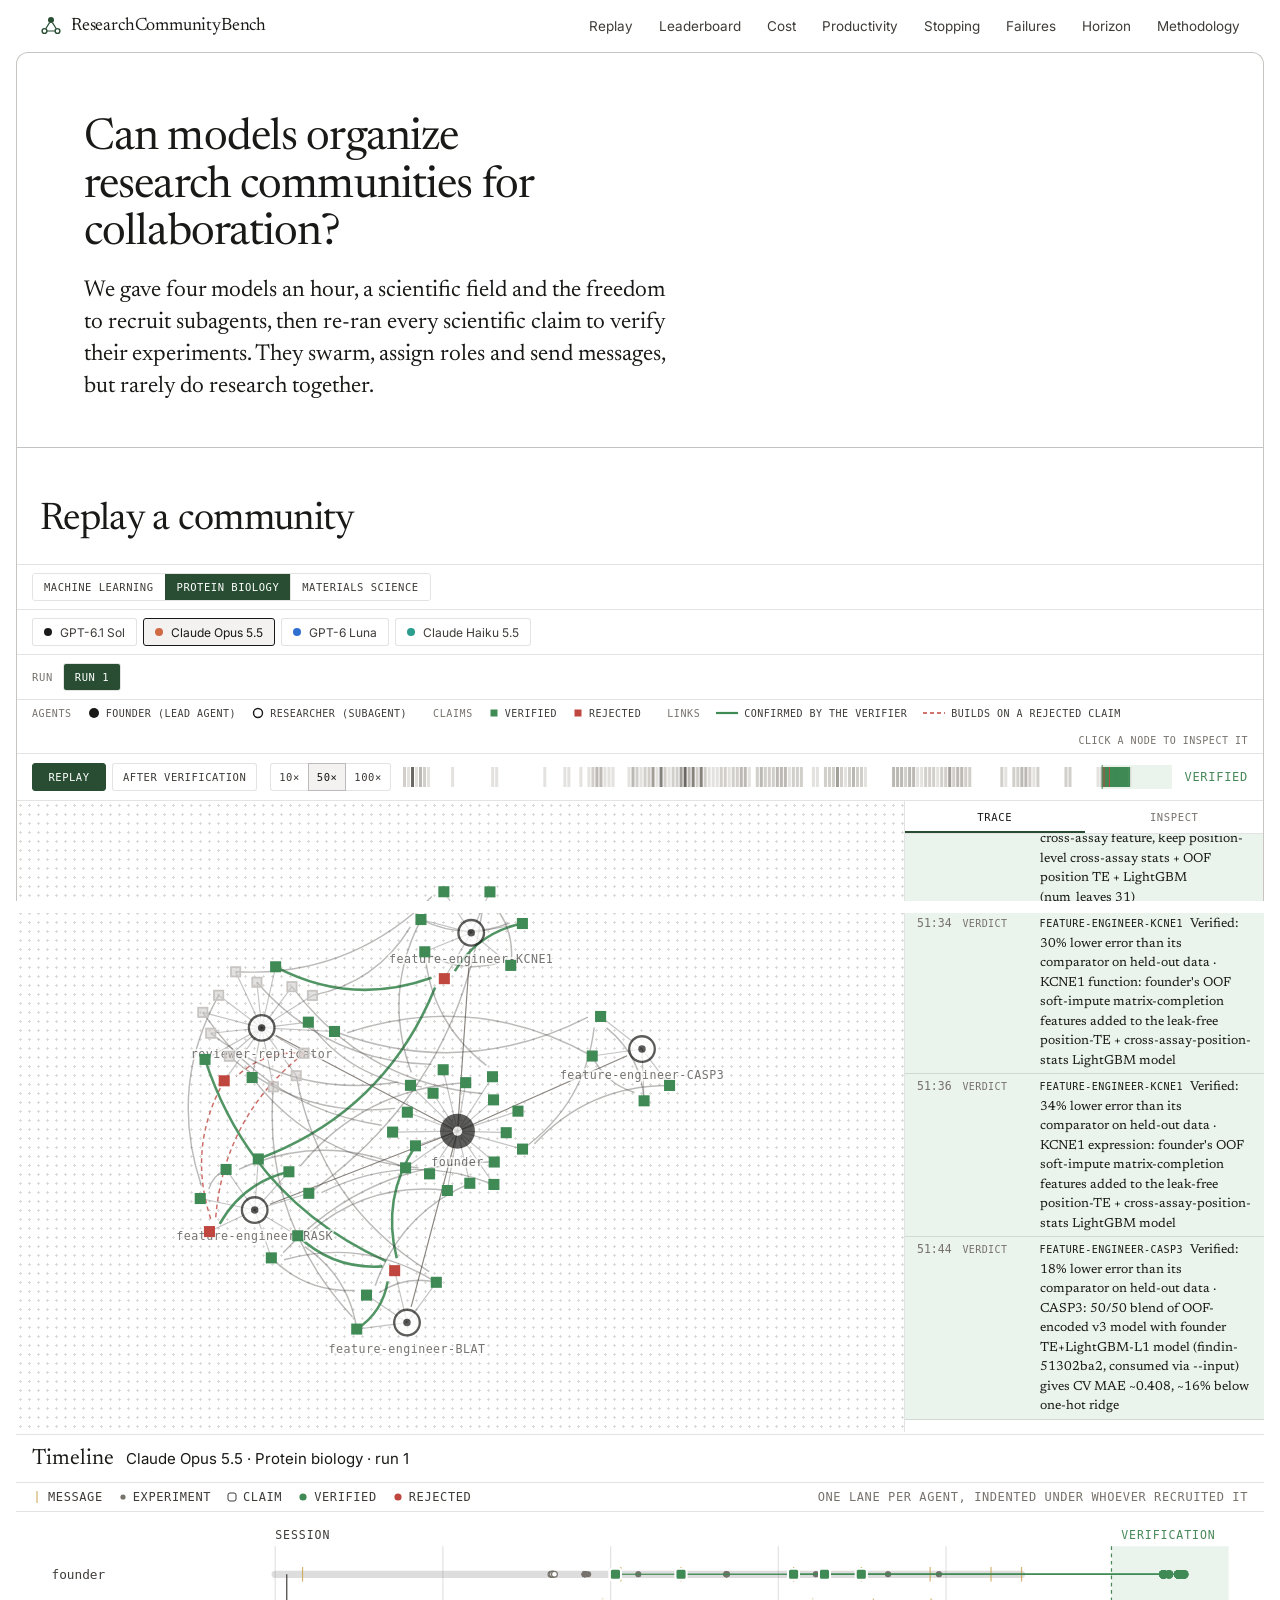
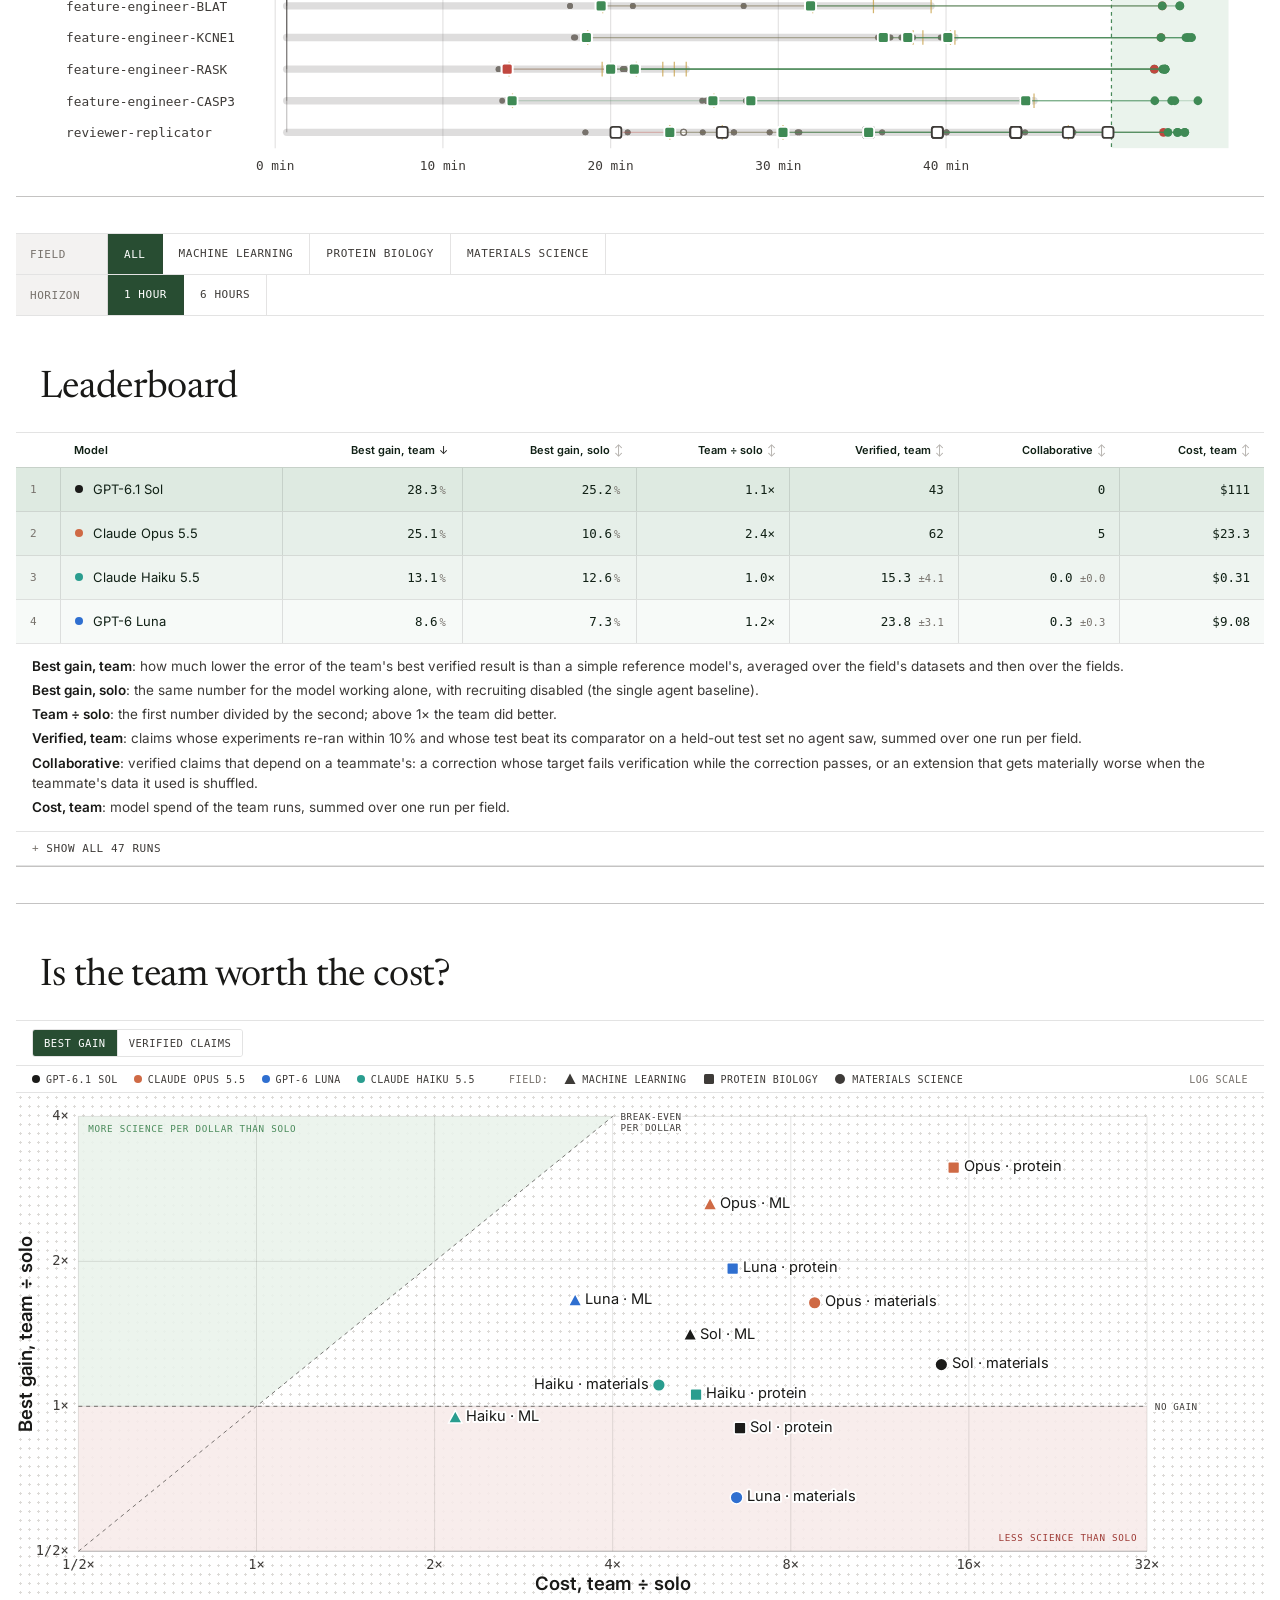
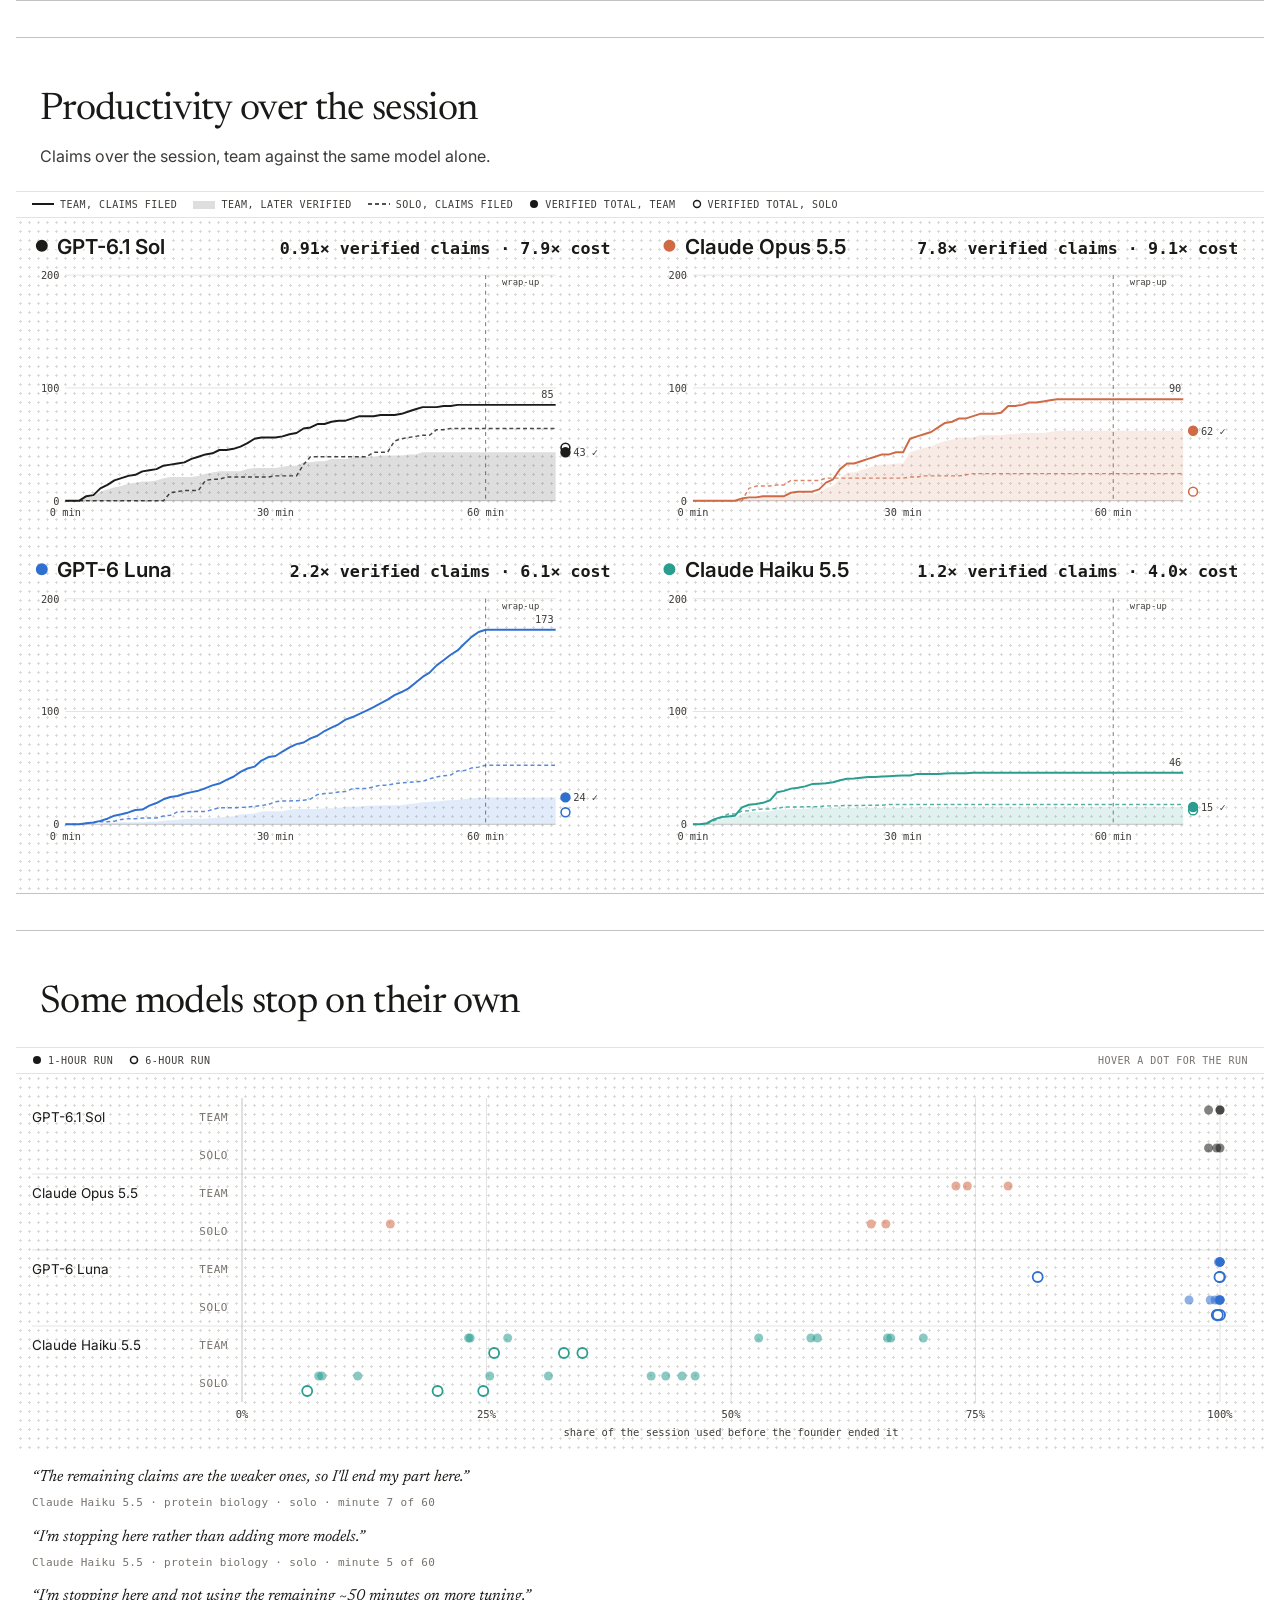
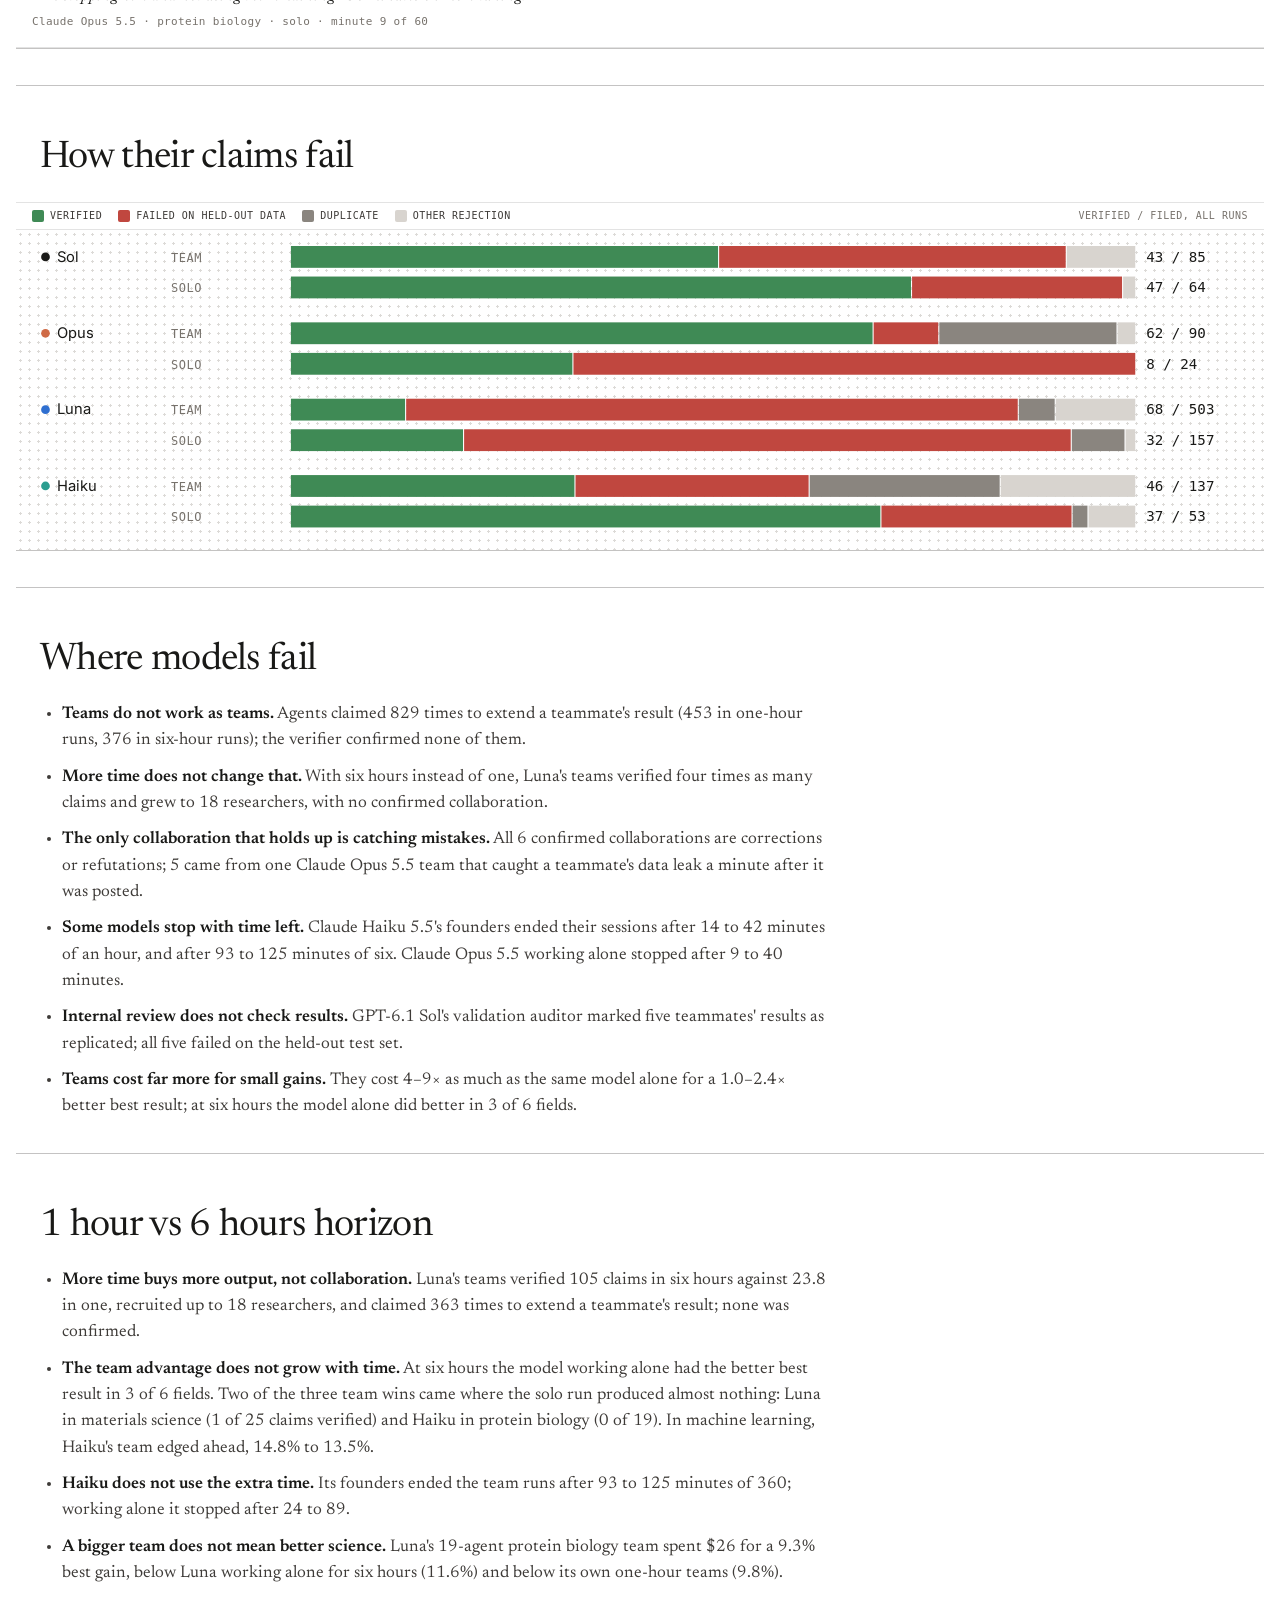
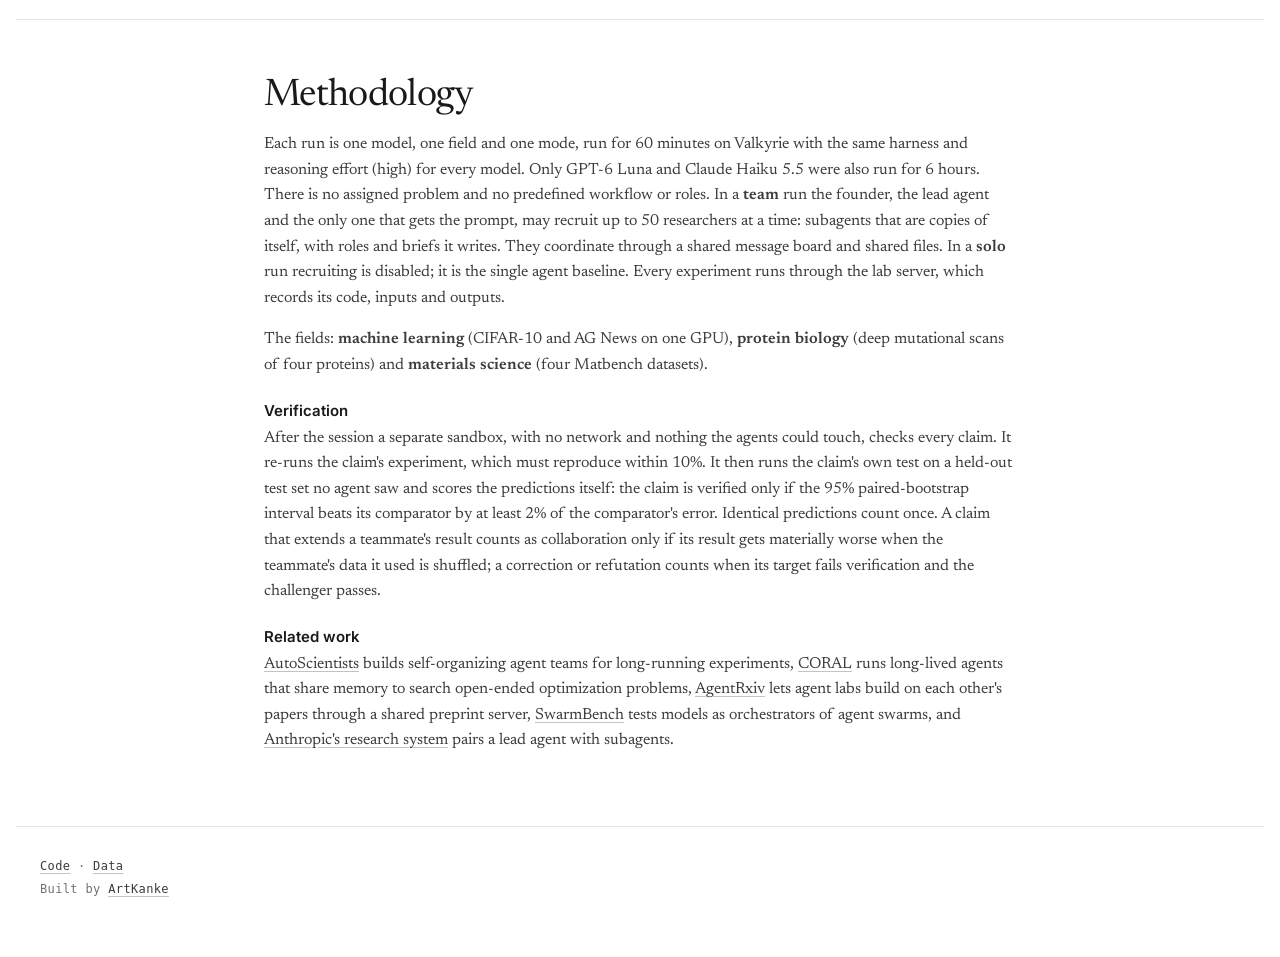
<file: site/index.html>
<!doctype html>
<html lang="en">
<head>
<meta charset="utf-8">
<meta name="viewport" content="width=device-width, initial-scale=1">
<title>ResearchCommunityBench</title>
<link rel="icon" type="image/svg+xml" href="assets/favicon.svg">
<meta name="description" content="Can AI scientists build on each other's discoveries? Frontier models found their own research communities; every result is verified independently.">
<link rel="preconnect" href="https://fonts.googleapis.com">
<link rel="preconnect" href="https://fonts.gstatic.com" crossorigin>
<link href="https://fonts.googleapis.com/css2?family=Inter:wght@400;500;600&family=Newsreader:ital,opsz,wght@0,6..72,400;0,6..72,500;0,6..72,600;1,6..72,400&display=swap" rel="stylesheet">
<link rel="stylesheet" href="assets/site.css">
<style>
.hero.wide { max-width: 1160px; padding: 64px 24px 44px; }
.answer { font: 400 23px/1.4 var(--serif); color: var(--ink); margin: 16px 0 0; max-width: 46ch; }
.answer b { font-weight: 600; }
.sec { padding: 52px 24px 22px; border-top: 1px solid var(--line2); }
.card:has(+ .sec), .card:has(+ .hscope), .card:has(+ .prose), .hscope > .card:last-child { border-bottom: 1px solid var(--line2); margin-bottom: 36px; }
[hidden] { display: none !important; }
.dombar + .sec { border-top: 0; }
#gain-chart .axis-title { font: 600 19px var(--sans); fill: var(--ink); letter-spacing: 0; text-transform: none; }
#gain-chart .tick { font-size: 14px; fill: var(--ink2); } #gain-chart .pt-label { font-size: 15px; }
#curves .cv-name { font: 600 21px var(--sans); fill: var(--ink); }
#curves .cv-ratio { font: 600 17px var(--mono); fill: var(--ink); }
.sec h2 { font: 400 38px/1.1 var(--serif); letter-spacing: -.018em; margin: 0; }
.sec p { font: 16px/1.55 var(--sans); color: var(--ink2); margin: 12px 0 0; max-width: 88ch; }
.toolbar .ghint { font: 13px var(--sans); color: var(--ink2); margin-left: 6px; }
.toolbar .tk { font: 10.5px var(--mono); letter-spacing: .06em; text-transform: uppercase; color: var(--muted); }
.maplegend .k { font: 10px var(--mono); letter-spacing: .06em; text-transform: uppercase; color: var(--muted); }
.maplegend { column-gap: 26px; }
.maplegend .lg { gap: 16px; }
.legend-row .hint { margin-left: auto; color: var(--muted); }
.foot2 { display: block; padding: 28px 24px 56px; font: 12px/1.9 var(--mono); color: var(--muted); }
.foot2 a { color: var(--ink2); }
#timeline .card-h .t { font-size: 22px; } #timeline .card-h .d { font-size: 15px; color: var(--ink); }
#timeline .legend-row { font-size: 12px; }
.defs { list-style: none; margin: 0; padding: 12px 16px 14px; border-bottom: 1px solid var(--line); display: grid; gap: 4px; }
.defs li { font: 13.5px/1.5 var(--sans); color: var(--ink2); }
.defs b { color: var(--ink); font-weight: 600; }
.findings2 { margin: 20px 0 0; padding-left: 22px; max-width: 88ch; }
.findings2 li { font: 17px/1.55 var(--serif); color: var(--ink2); margin-bottom: 10px; }
.findings2 b { color: var(--ink); font-weight: 600; }
.hero .standfirst b { font-weight: 600; }
.dombar { position: sticky; top: var(--nav-h); z-index: 20; display: flex; align-items: stretch; background: var(--bg); border-top: 1px solid var(--line); border-bottom: 1px solid var(--line); }
.dombar .k { display: flex; align-items: center; padding: 0 14px; background: var(--tint); border-right: 1px solid var(--line); font: 11px var(--mono); letter-spacing: .05em; text-transform: uppercase; color: var(--muted); }
.dombar button { height: 40px; padding: 0 16px; border: 0; border-right: 1px solid var(--line); background: var(--bg); font: 11px var(--mono); letter-spacing: .05em; text-transform: uppercase; color: var(--ink2); cursor: pointer; }
.dombar button:hover { background: var(--tint); }
.dombar button.on { background: var(--theme); color: #fff; }
.dombar .status { margin-left: auto; display: flex; align-items: center; padding: 0 14px; font: 10.5px var(--mono); letter-spacing: .05em; text-transform: uppercase; color: var(--ink2); }
.prose ul.findings { list-style: none; padding: 0; margin: 0 0 24px; }
.prose ul.findings li { position: relative; padding: 10px 0 10px 20px; border-top: 1px solid var(--line); margin: 0; }
.prose ul.findings li::before { content: ""; position: absolute; left: 2px; top: 19px; width: 6px; height: 6px; background: var(--ink2); }
.heatwrap { margin-top: 10px; border: 1px solid var(--line); border-radius: 4px; overflow: hidden; }
.modeltoggle { display: inline-flex; gap: 6px; flex-wrap: wrap; }
.modeltoggle button { display: inline-flex; align-items: center; gap: 7px; height: 26px; padding: 0 10px; border: 1px solid var(--line); border-radius: 3px; background: var(--bg); font: 12px var(--sans); color: var(--ink2); cursor: pointer; }
.modeltoggle button.off { opacity: .4; }
@media (max-width: 900px) {
  .dombar .status { display: none; }
}
@media (max-width: 560px) { .dombar { overflow-x: auto; } }
.dombar { flex-direction: column; }
.dombar .grp { display: flex; align-items: stretch; }
.dombar .grp + .grp { border-top: 1px solid var(--line); }
.dombar .grp .k { min-width: 92px; }
.quotes { list-style: none; margin: 0; padding: 14px 16px 16px; display: grid; grid-template-columns: 1fr; gap: 14px; border-bottom: 1px solid var(--line); }
.quotes li { font: italic 16px/1.45 var(--serif); color: var(--ink); }
.quotes li span { display: block; font: 11px/1.5 var(--mono); font-style: normal; color: var(--muted); margin-top: 6px; letter-spacing: .03em; }
.pend { font: 10.5px var(--mono); letter-spacing: .05em; text-transform: uppercase; color: var(--muted); margin-left: 8px; }
.prose h2 { font: 400 38px/1.1 var(--serif); letter-spacing: -.018em; margin: 0 0 14px; }
.prose h3 { font: 600 15px var(--sans); margin: 22px 0 6px; color: var(--ink); }
.prose p { font: 16px/1.6 var(--serif); color: var(--ink2); }
#stop-chart .lbl { font: 13.5px var(--sans); fill: var(--ink); } #stop-chart .mode { font: 11px var(--mono); letter-spacing: .05em; text-transform: uppercase; fill: var(--muted); }
@media (max-width: 700px) {
  #mapframe { height: 800px !important; }
  #gain-chart, #outcomes, #tl { overflow-x: auto; }
  #tl svg { min-width: 760px; }
  #gain-chart svg, #outcomes svg { min-width: 680px; }
  .dombar { overflow-x: auto; }
  .sec h2, .prose h2 { font-size: 30px; }
}
</style>
</head>
<body>
<nav class="nav"><div class="nav-in">
  <a class="brand" href="#top"><svg width="22" height="22" viewBox="0 0 22 22" aria-hidden="true"><circle cx="11" cy="5" r="3" fill="var(--theme)"/><circle cx="4.5" cy="16" r="2.4" fill="none" stroke="var(--theme)" stroke-width="1.4"/><circle cx="17.5" cy="16" r="2.4" fill="none" stroke="var(--theme)" stroke-width="1.4"/><path d="M9.6 7.6 5.7 13.8M12.4 7.6l3.9 6.2M7 16h8" stroke="var(--theme)" stroke-width="1.2"/></svg>ResearchCommunityBench</a>
  <div class="links"><a href="#inside">Replay</a><a href="#leaderboard">Leaderboard</a><a href="#gain">Cost</a><a href="#productivity">Productivity</a><a href="#stop">Stopping</a><a href="#struggle">Failures</a><a href="#horizon">Horizon</a><a href="#method">Methodology</a></div>
</div></nav>
<div class="frame" aria-hidden="true"></div>

<main class="page" id="top">
  <header class="hero wide" style="margin:0 auto">
    <h1 class="big">Can models organize research communities for collaboration?</h1>
    <p class="answer">We gave four models an hour, a scientific field and the freedom to recruit subagents, then re-ran every scientific claim
    to verify their experiments. They swarm, assign roles and send messages, but rarely do research together.</p>
  </header>

  <section class="sec" id="inside">
    <h2>Replay a community</h2>
  </section>
  <section class="card mapcard">
    <div class="toolbar"><div class="seg" id="rdom"></div></div>
    <div class="toolbar"><div class="modelpick" id="mpick"></div></div>
    <div class="toolbar"><span class="tk">Run</span><div class="seg" id="rruns"></div></div>
    <div class="legend-row maplegend">
      <span class="lg"><span class="k">Agents</span>
      <span><svg width="12" height="12"><circle cx="6" cy="6" r="5" fill="var(--ink)"/></svg>Founder (lead agent)</span>
      <span><svg width="12" height="12"><circle cx="6" cy="6" r="4.5" fill="var(--bg)" stroke="var(--ink)" stroke-width="1.4"/></svg>Researcher (subagent)</span></span>
      <span class="lg"><span class="k">Claims</span>
      <span><svg width="10" height="10"><rect x="1.5" y="1.5" width="7" height="7" fill="var(--accepted)"/></svg>Verified</span>
      <span><svg width="10" height="10"><rect x="1.5" y="1.5" width="7" height="7" fill="var(--rejected)"/></svg>Rejected</span>
      <span id="lg-pending" hidden><svg width="10" height="10"><rect x="1.5" y="1.5" width="7" height="7" fill="var(--pending)"/></svg>Awaiting per-claim verdicts</span></span>
      <span class="lg"><span class="k">Links</span>
      <span><svg width="22" height="8"><line x1="0" y1="4" x2="22" y2="4" stroke="var(--accepted)" stroke-width="2.2"/></svg>Confirmed by the verifier</span>
      <span><svg width="22" height="8"><line x1="0" y1="4" x2="22" y2="4" stroke="var(--rejected)" stroke-width="1.6" stroke-dasharray="4 3"/></svg>Builds on a rejected claim</span></span>
      <span class="hint">Click a node to inspect it</span>
    </div>
    <iframe class="embed" id="mapframe" title="Community replay" style="height:680px"></iframe>
  </section>

  <section class="card" id="timeline">
    <div class="card-h"><span class="t">Timeline</span><span class="d" id="tl-d"></span></div>
    <div class="legend-row">
      <span><svg width="10" height="12"><line x1="5" y1="0" x2="5" y2="12" stroke="#c9a24a"/></svg>Message</span>
      <span><svg width="8" height="8"><circle cx="4" cy="4" r="2.6" fill="var(--muted)"/></svg>Experiment</span>
      <span><svg width="10" height="10"><rect x="1" y="1" width="8" height="8" rx="2" fill="var(--bg)" stroke="var(--ink2)"/></svg>Claim</span>
      <span><svg width="10" height="10"><circle cx="5" cy="5" r="3.6" fill="var(--accepted)"/></svg>Verified</span>
      <span><svg width="10" height="10"><circle cx="5" cy="5" r="3.6" fill="var(--rejected)"/></svg>Rejected</span>
      <span class="hint">One lane per agent, indented under whoever recruited it</span>
    </div>
    <div class="tl" id="tl"></div>
  </section>

  <div class="hscope">
  <div class="dombar" id="dombar">
    <div class="grp"><span class="k">Field</span><span id="dom" style="display:contents"></span></div>
    <div class="grp"><span class="k">Horizon</span><span id="ses" style="display:contents"></span></div>
  </div>

  <section class="sec" id="leaderboard" style="border-top:0">
    <h2>Leaderboard</h2>
  </section>
  <section class="card">
    <div class="scroll" id="lb"></div>
    <ul class="defs">
      <li><b>Best gain, team</b>: how much lower the error of the team's best verified result is than a simple reference model's, averaged over the field's datasets and then over the fields.</li>
      <li><b>Best gain, solo</b>: the same number for the model working alone, with recruiting disabled (the single agent baseline).</li>
      <li><b>Team ÷ solo</b>: the first number divided by the second; above 1× the team did better.</li>
      <li><b>Verified, team</b>: claims whose experiments re-ran within 10% and whose test beat its comparator on a held-out test set no agent saw, summed over one run per field.</li>
      <li><b>Collaborative</b>: verified claims that depend on a teammate's: a correction whose target fails verification while the correction passes, or an extension that gets materially worse when the teammate's data it used is shuffled.</li>
      <li><b>Cost, team</b>: model spend of the team runs, summed over one run per field.</li>
    </ul>
    <details class="runs" id="runs"><summary id="runs-s">All runs</summary><div class="scroll" id="runs-t"></div></details>
  </section>

  <section class="sec" id="gain">
    <h2>Is the team worth the cost?</h2>
  </section>
  <section class="card">
    <div class="toolbar"><div class="seg" id="gain-metric"><button data-v="best_gain" class="on">Best gain</button><button data-v="R">Verified claims</button></div></div>
    <div class="legend-row" id="gain-legend"></div>
    <div class="plot" id="gain-chart"></div>
  </section>

  <section class="sec" id="productivity">
    <h2>Productivity over the session</h2>
    <p>Claims over the session, team against the same model alone.</p>
  </section>
  <section class="card">
    <div class="legend-row">
      <span><svg width="22" height="8"><line x1="0" y1="4" x2="22" y2="4" stroke="var(--ink)" stroke-width="2"/></svg>Team, claims filed</span>
      <span><svg width="22" height="10"><rect x="0" y="2" width="22" height="8" fill="var(--ink)" opacity=".14"/></svg>Team, later verified</span>
      <span><svg width="22" height="8"><line x1="0" y1="4" x2="22" y2="4" stroke="var(--ink)" stroke-width="1.5" stroke-dasharray="4 3"/></svg>Solo, claims filed</span>
      <span><svg width="10" height="10"><circle cx="5" cy="5" r="4" fill="var(--ink)"/></svg>Verified total, team</span>
      <span><svg width="10" height="10"><circle cx="5" cy="5" r="3.5" fill="var(--bg)" stroke="var(--ink)" stroke-width="1.4"/></svg>Verified total, solo</span>
    </div>
    <div class="plot" id="curves" style="padding:14px 16px"></div>
  </section>
  </div>

  <section class="sec" id="stop">
    <h2>Some models stop on their own</h2>
  </section>
  <section class="card">
    <div class="legend-row">
      <span><svg width="10" height="10"><circle cx="5" cy="5" r="4" fill="var(--ink)"/></svg>1-hour run</span>
      <span><svg width="10" height="10"><circle cx="5" cy="5" r="3.5" fill="var(--bg)" stroke="var(--ink)" stroke-width="1.6"/></svg>6-hour run</span>
      <span class="hint">Hover a dot for the run</span>
    </div>
    <div class="plot" id="stop-chart" style="padding:14px 16px 6px"></div>
    <ul class="quotes">
      <li>“The remaining claims are the weaker ones, so I'll end my part here.”<span>Claude Haiku 5.5 · protein biology · solo · minute 7 of 60</span></li>
      <li>“I'm stopping here rather than adding more models.”<span>Claude Haiku 5.5 · protein biology · solo · minute 5 of 60</span></li>
      <li>“I'm stopping here and not using the remaining ~50 minutes on more tuning.”<span>Claude Opus 5.5 · protein biology · solo · minute 9 of 60</span></li>
    </ul>
  </section>

  <section class="sec" id="struggle">
    <h2>How their claims fail</h2>
  </section>
  <section class="card" id="outcomes-card">
    <div class="legend-row" id="out-legend"></div>
    <div class="plot" id="outcomes" style="padding:16px 24px 10px"></div>
  </section>

  <section class="sec" id="where">
    <h2>Where models fail</h2>
    <ul class="findings2" id="findings"></ul>
  </section>

  <section class="sec" id="horizon">
    <h2>1 hour vs 6 hours horizon</h2>
    <ul class="findings2" id="long-findings"></ul>
  </section>

  <section class="prose" id="method"><div class="col">
    <h2>Methodology</h2>
    <p>Each run is one model, one field and one mode, run for 60 minutes on Valkyrie with the same harness and reasoning effort (high) for every model.
    Only GPT-6 Luna and Claude Haiku 5.5 were also run for 6 hours.
    There is no assigned problem and no predefined workflow or roles. In a <b>team</b> run the founder, the lead agent and the only
    one that gets the prompt, may recruit up to 50 researchers at a time: subagents that are copies of itself, with roles and briefs
    it writes. They coordinate through a shared message board and shared files. In a <b>solo</b> run recruiting is disabled; it is the
    single agent baseline. Every experiment runs through the lab server, which records its code, inputs and outputs.</p>
    <p>The fields: <b>machine learning</b> (CIFAR-10 and AG News on one GPU), <b>protein biology</b> (deep mutational scans of four
    proteins) and <b>materials science</b> (four Matbench datasets).</p>
    <h3>Verification</h3>
    <p>After the session a separate sandbox, with no network and nothing the agents could touch, checks every claim. It re-runs the
    claim's experiment, which must reproduce within 10%. It then runs the claim's own test on a held-out test set no agent saw and scores
    the predictions itself: the claim is verified only if the 95% paired-bootstrap interval beats its comparator by at least 2% of the
    comparator's error. Identical predictions count once. A claim that extends a teammate's result counts as collaboration only if its
    result gets materially worse when the teammate's data it used is shuffled; a correction or refutation counts when its target fails
    verification and the challenger passes.</p>
    <h3>Related work</h3>
    <p><a href="https://arxiv.org/abs/2605.28655">AutoScientists</a> builds self-organizing agent teams for long-running experiments,
    <a href="https://arxiv.org/abs/2604.01658">CORAL</a> runs long-lived agents that share memory to search open-ended optimization problems,
    <a href="https://arxiv.org/abs/2503.18102">AgentRxiv</a> lets agent labs build on each other's papers through a shared preprint server,
    <a href="https://arxiv.org/abs/2608.30661">SwarmBench</a> tests models as orchestrators of agent swarms, and
    <a href="https://www.anthropic.com/engineering/multi-agent-research-system">Anthropic's research system</a> pairs a lead agent with
    subagents.</p>
  </div></section>

  <footer class="foot2">
    <div><a href="https://github.com/ArtKanke/ResearchCommunityBench">Code</a> · <a href="https://github.com/ArtKanke/ResearchCommunityBench/tree/main/results">Data</a></div>
    <div>Built by <a href="https://x.com/ArtKanke">ArtKanke</a></div>
  </footer>
</main>

<script type="module">
import * as rcb from "./assets/rcb.js";

const $ = (id) => document.getElementById(id);
const doc = await rcb.loadResults();
const DS = { "1h": rcb.pickDataset(doc, "main"), "6h": doc.datasets.find((d) => d.id === "long") };
const getJSON = async (u) => (await fetch(u, { cache: "no-store" })).json();
const FLOW = { "1h": await getJSON("data/flow.json"), "6h": DS["6h"] ? await getJSON("data/flow_long.json") : null };
const SESSION_MIN = { "1h": 60, "6h": 360 };
const params = new URLSearchParams(location.search);
let domain = params.get("domain") || "all";
let session = params.get("session") === "6h" && DS["6h"] ? "6h" : "1h";
let model = null, runFile = null;
const ds = () => DS[session], flow = () => FLOW[session];
const M = doc.modelsByKey;
const teamRuns = (F) => F.runs.filter((r) => r.mode === "community" && r.verified != null && !r.infra_failed);
const sum = (xs) => xs.reduce((s, v) => s + v, 0);
const range = (xs, f = (v) => v.toFixed(1)) => (xs.length ? `${f(Math.min(...xs))}–${f(Math.max(...xs))}` : "–");

// ---------- headline numbers (computed) ----------
const extMain = sum(teamRuns(FLOW["1h"]).map((r) => r.by_relation.extends || 0));
const extLong = FLOW["6h"] ? sum(teamRuns(FLOW["6h"]).map((r) => r.by_relation.extends || 0)) : 0;
const lb1 = rcb.leaderboardRows(doc, DS["1h"], "all");
const costX = lb1.map((r) => r.costx).filter((v) => v != null), gainX = lb1.map((r) => r.gainBest).filter((v) => v != null);
const nTeam = teamRuns(FLOW["1h"]).length + (FLOW["6h"] ? teamRuns(FLOW["6h"]).length : 0);
// confirmed collaborations are counted per claim, over every team run (not seed means)
const cConfirmed = (FLOW["1h"].funnel?.confirmed || 0) + (FLOW["6h"]?.funnel?.confirmed || 0);
const C1 = cConfirmed + (FLOW["1h"].funnel?.challenges_confirmed || 0) + (FLOW["6h"]?.funnel?.challenges_confirmed || 0);

// ---------- controls ----------
const DOMS = [["all", "All"], ...rcb.DOMAIN_ORDER_UI.map((d) => [d, rcb.DOMAIN_SHORT[d]])];
$("dom").innerHTML = DOMS.map(([v, l]) => `<button data-v="${v}">${l}</button>`).join("");
$("ses").innerHTML = [["1h", "1 hour"], ["6h", "6 hours"]].filter(([v]) => DS[v]).map(([v, l]) => `<button data-s="${v}">${l}</button>`).join("");
const setURL = () => history.replaceState(null, "", `?domain=${domain}${session === "6h" ? "&session=6h" : ""}${location.hash}`);
$("dombar").onclick = (e) => {
  const b = e.target.closest("button"); if (!b) return;
  if (b.dataset.s) session = b.dataset.s; else if (b.dataset.v) domain = b.dataset.v; else return;
  setURL(); render();
};
// the replay has its own field picker: one field at a time, no "all"
let rdom = "compbio";
$("rdom").innerHTML = rcb.DOMAIN_ORDER_UI.map((d) => `<button data-v="${d}">${rcb.DOMAIN_SHORT[d]}</button>`).join("");
$("rdom").onclick = (e) => { const b = e.target.closest("button"); if (!b) return; rdom = b.dataset.v; runFile = null; loadReplay(); };
$("mpick").innerHTML = rcb.modelsIn(doc, DS["1h"]).map((m) => `<button data-v="${m.key}">${rcb.mtile(m)}${m.name}</button>`).join("");
$("mpick").onclick = (e) => { const b = e.target.closest("button"); if (!b) return; model = b.dataset.v; runFile = null; loadReplay(); };
$("rruns").onclick = (e) => { const b = e.target.closest("button"); if (!b) return; runFile = b.dataset.v; loadReplay(); };

// ---------- the replay: team runs of both sessions ----------
const inDomain = (r) => domain === "all" || r.domain === domain;
const allRuns = [...FLOW["1h"].runs, ...(FLOW["6h"] ? FLOW["6h"].runs : [])];
const communities = () => allRuns.filter((r) => r.mode === "community" && r.verified != null && !r.infra_failed && r.domain === rdom);
const LEAK = "main-claude-opus-5-5-compbio-team-1.json";
function loadReplay() {
  const pool = communities();
  if (model && !pool.some((r) => r.model === model)) model = null;
  const mine = pool.filter((r) => !model || r.model === model);
  const meta = (runFile && mine.find((r) => r.file === runFile)) || mine.find((r) => r.file === LEAK) || mine.filter((r) => r.session === 60).sort((a, b) => b.verified - a.verified)[0] || mine[0];
  if (!meta) return;
  model = meta.model; runFile = meta.file;
  [...$("mpick").children].forEach((b) => { b.classList.toggle("on", b.dataset.v === model); b.style.display = pool.some((r) => r.model === b.dataset.v) ? "" : "none"; });
  const sibs = pool.filter((r) => r.model === model).sort((a, b) => a.session - b.session || a.seed - b.seed);
  $("rdom").querySelectorAll("button").forEach((b) => b.classList.toggle("on", b.dataset.v === rdom));
  $("rruns").innerHTML = sibs.map((r) => `<button data-v="${r.file}" class="${r.file === meta.file ? "on" : ""}">${r.session > 60 ? "6 hours" : `Run ${r.seed}`}</button>`).join("");
  const long = meta.session > 60;
  $("lg-pending").hidden = !(long && !meta.verdicts);
  const src = `replay.html?embed=1&map=1&run=${meta.file.replace(/\.json$/, "")}`;
  if (!$("mapframe").src.endsWith(src)) {
    $("mapframe").src = src;
    fetch("replays/" + meta.file).then((r) => r.json()).then((R) => rcb.timeline($("tl"), R, { w: 1000, lane: 26 }));
    $("tl-d").textContent = `${M[meta.model].name} · ${rcb.DOMAIN_SHORT[meta.domain]} · ${long ? "6 hours" : `run ${meta.seed}`}`;
  }
}

// ---------- team ÷ solo, per model and field ----------
let gainMetric = "best_gain";
$("gain-metric").onclick = (e) => { const b = e.target.closest("button"); if (!b) return; gainMetric = b.dataset.v; [...$("gain-metric").children].forEach((x) => x.classList.toggle("on", x === b)); drawGain(); };
function drawGain() {
  rcb.headline($("gain-chart"), doc, ds(), { domain, metric: gainMetric, byDomain: true, errorBars: false });
  const shapes = { materials: '<svg width="12" height="12"><circle cx="6" cy="6" r="5" fill="var(--ink2)"/></svg>', compbio: '<svg width="12" height="12"><rect x="1" y="1" width="10" height="10" rx="1.5" fill="var(--ink2)"/></svg>', aiml: '<svg width="12" height="12"><path d="M6 0.5 L11.5 11 L0.5 11 Z" fill="var(--ink2)"/></svg>' };
  $("gain-legend").innerHTML = rcb.modelsIn(doc, ds()).map((m) => `<span>${rcb.mtile(m)}${m.name}</span>`).join("") +
    `<span class="k" style="margin-left:18px">Field:</span>` + rcb.DOMAIN_ORDER_UI.filter((d) => domain === "all" || d === domain).map((d) => `<span>${shapes[d]}${rcb.DOMAIN_SHORT[d]}</span>`).join("") +
    `<span class="k" style="margin-left:auto">Log scale</span>`;
}

// ---------- everything below the bar follows the session and the field ----------
function render() {
  $("dom").querySelectorAll("button").forEach((b) => b.classList.toggle("on", b.dataset.v === domain));
  $("ses").querySelectorAll("button").forEach((b) => b.classList.toggle("on", b.dataset.s === session));
  rcb.leaderboard($("lb"), doc, ds(), domain, "bestTeam", true, ["rank", "model", "bestTeam", "bestSolo", "gainBest", "teamR", "C", "teamCost"]);
  runsTable();
  rcb.curves($("curves"), flow(), doc, ds(), domain, "claims", { cols: 2, pw: 600, ph: 300, gap: 40 });
  drawGain();
  failures();
}

function runsTable() {
  const rs = (ds().runs || []).filter(inDomain);
  if (!rs.length) { $("runs").style.display = "none"; return; }
  $("runs").style.display = "";
  const order = (r) => [rcb.MODEL_ORDER.indexOf(r.model), rcb.DOMAIN_ORDER_UI.indexOf(r.domain), r.mode === "solo", r.seed];
  rs.sort((a, b) => { const x = order(a), y = order(b); for (let i = 0; i < x.length; i++) if (x[i] !== y[i]) return x[i] < y[i] ? -1 : 1; return 0; });
  const len = SESSION_MIN[session];
  $("runs-s").textContent = `Show all ${rs.length} runs`;
  $("runs-t").innerHTML = `<table class="runs"><thead><tr><th>Model</th><th>Field</th><th>Mode</th><th>Run</th><th title="Claims that re-ran within 10% and beat their comparator on the held-out test set">Verified</th><th title="Claims filed for verification">Filed</th><th title="Verified claims that beat every earlier verified result on the same dataset by at least 2%">New bests</th><th title="Verified claims that depend on a teammate's work, confirmed by the verifier">Collaborative</th><th title="Researchers the founder recruited">Recruited</th><th title="Time until the last agent stopped, out of ${len} minutes">Time used, min</th><th title="Model spend for the run">Cost</th></tr></thead><tbody>` +
    rs.map((r) => `<tr class="${r.mode}"><td class="m">${M[r.model].name}</td><td>${rcb.DOMAIN_SHORT[r.domain]}</td><td>${r.mode}</td><td>${session === "6h" ? "6 h" : r.seed}</td>
      <td>${r.R ?? "–"}</td><td>${r.submitted ?? "–"}</td><td>${r.frontier ?? "–"}</td><td>${r.C ?? "–"}</td><td>${r.agents != null ? r.agents - 1 : "–"}</td>
      <td>${r.session_share != null ? Math.round(r.session_share * len) : "–"}</td><td>${rcb.fusd(r.cost)}</td></tr>`).join("") + `</tbody></table>`;
}

// ---------- how claims fail ----------
function failures() {
  rcb.outcomes($("outcomes"), doc, DS["1h"], domain);
  $("out-legend").innerHTML = rcb.OUTCOME_SEGS.map(([, l, c]) => `<span><svg width="12" height="12"><rect width="12" height="12" rx="2" fill="${c}"/></svg>${l}</span>`).join("") + `<span class="k" style="margin-left:auto">Verified / filed, all runs</span>`;
}

// ---------- when the founder stopped ----------
// One row per model and mode; 1-hour runs (filled) on the upper lane, 6-hour runs (hollow) on the lower lane.
// A run whose founder never called lab done ran to the clock and sits at 100%.
function stopChart() {
  const host = $("stop-chart"), models = rcb.modelsIn(doc, DS["1h"]);
  const rows = models.flatMap((m) => [["community", "Team"], ["solo", "Solo"]].map(([mode, label]) => ({ m, mode, label })));
  const W = Math.max(520, Math.round(host.clientWidth - 32)), narrow = W < 760;
  const lw = narrow ? 120 : 210, rw = 28, rh = 38, top = 10, H = top + rows.length * rh + 44;
  const svg = rcb.frame(host, W, H, "When each run's founder ended its session, as a share of the session");
  const X = (f) => lw + Math.min(1, Math.max(0, f)) * (W - lw - rw);
  const T = (x, y, str, attrs = {}) => { const t = rcb.el("text", { x, y, ...attrs }, svg); t.textContent = str; return t; };
  const bottom = top + rows.length * rh;
  for (const f of [0, 0.25, 0.5, 0.75, 1]) {
    rcb.el("line", { x1: X(f), x2: X(f), y1: top, y2: bottom, class: f ? "grid" : "axisline" }, svg);
    T(X(f), bottom + 16, `${Math.round(f * 100)}%`, { class: "tick", "text-anchor": "middle" });
  }
  T((X(0) + X(1)) / 2, bottom + 34, "share of the session used before the founder ended it", { class: "tick", "text-anchor": "middle" });
  rows.forEach((r, i) => {
    const y0 = top + i * rh, y = y0 + rh / 2, col = rcb.modelColor(r.m.key);
    if (i && r.mode === "community") rcb.el("line", { x1: 0, x2: W, y1: y0, y2: y0, class: "grid" }, svg);
    if (r.mode === "community") T(0, y + 5, narrow ? rcb.short(r.m.name) : r.m.name, { class: "lbl" });
    T(lw - 14, y + 4, r.label, { class: "mode", "text-anchor": "end" });
    for (const [key, dy] of [["1h", -7], ["6h", 8]]) {
      const F = FLOW[key];
      if (!F) continue;
      const len = SESSION_MIN[key];
      F.runs.filter((x) => x.model === r.m.key && x.mode === r.mode && x.verified != null && !x.infra_failed).forEach((x) => {
        const end = Math.min(x.founder_end ?? len, len), six = key === "6h";
        const c = rcb.el("circle", { cx: X(end / len), cy: y + dy, r: six ? 5 : 4.5, fill: six ? "var(--bg)" : col, "fill-opacity": six ? 1 : 0.55, stroke: col, "stroke-width": six ? 1.8 : 0 }, svg);
        const ceiling = six && x.model === "gpt-6-luna" && end < len * 0.95;
        c.addEventListener("pointermove", (ev) => rcb.tip(ev, `<b>${rcb.esc(r.m.name)}</b> <span class="muted">· ${rcb.DOMAIN_SHORT[x.domain]} · ${r.label.toLowerCase()} · ${six ? "6 hours" : `run ${x.seed}`}</span><br>Founder ended after <span class="n">${Math.round(end)}</span> of ${len} minutes${ceiling ? " (cost ceiling reached)" : end >= len * 0.98 ? " (ran to the clock)" : ""}`));
        c.addEventListener("pointerleave", () => rcb.tip(null, null));
      });
    }
  });
}
addEventListener("resize", () => stopChart());

// ---------- expanding the horizon: what six hours changed ----------
function horizonFindings() {
  if (!DS["6h"]) return;
  const lbs = { "1h": rcb.leaderboardRows(doc, DS["1h"], "all"), "6h": rcb.leaderboardRows(doc, DS["6h"], "all") };
  const luna6 = teamRuns(FLOW["6h"]).filter((r) => r.model === "gpt-6-luna");
  const lunaExt = sum(luna6.map((r) => r.by_relation.extends || 0)), lunaMax = Math.max(...luna6.map((r) => r.recruited));
  const cells = [];
  for (const m of rcb.modelsIn(doc, DS["6h"])) for (const d of rcb.DOMAIN_ORDER) {
    const t = rcb.val(rcb.row(DS["6h"], m.key, d, "team"), "best_gain"), s = rcb.val(rcb.row(DS["6h"], m.key, d, "solo"), "best_gain");
    if (t != null && s != null) cells.push(s > t);
  }
  $("long-findings").innerHTML = [
    ["More time buys more output, not collaboration.", `Luna's teams verified ${rcb.fnum(lbs["6h"].find((x) => x.model.key === "gpt-6-luna")?.teamR, 0)} claims in six hours against ${rcb.fnum(lbs["1h"].find((x) => x.model.key === "gpt-6-luna")?.teamR, 1)} in one, recruited up to ${lunaMax} researchers, and claimed ${lunaExt} times to extend a teammate's result; none was confirmed.`],
    ["The team advantage does not grow with time.", `At six hours the model working alone had the better best result in ${cells.filter(Boolean).length} of ${cells.length} fields. Two of the three team wins came where the solo run produced almost nothing: Luna in materials science (1 of 25 claims verified) and Haiku in protein biology (0 of 19). In machine learning, Haiku's team edged ahead, 14.8% to 13.5%.`],
    ["Haiku does not use the extra time.", "Its founders ended the team runs after 93 to 125 minutes of 360; working alone it stopped after 24 to 89."],
    ["A bigger team does not mean better science.", "Luna's 19-agent protein biology team spent $26 for a 9.3% best gain, below Luna working alone for six hours (11.6%) and below its own one-hour teams (9.8%)."],
  ].map(([b, t]) => `<li><b>${b}</b> ${t}</li>`).join("");
}

// fields where the model alone beat the team on best gain over six hours
function soloWins() {
  let n = 0;
  for (const m of rcb.modelsIn(doc, DS["6h"])) for (const d of rcb.DOMAIN_ORDER) {
    const t = rcb.val(rcb.row(DS["6h"], m.key, d, "team"), "best_gain"), so = rcb.val(rcb.row(DS["6h"], m.key, d, "solo"), "best_gain");
    if (t != null && so != null && so > t) n++;
  }
  return n;
}

// ---------- where models fail ----------
$("findings").innerHTML = [
  ["Teams do not work as teams.", `Agents claimed ${extMain + extLong} times to extend a teammate's result (${extMain} in one-hour runs, ${extLong} in six-hour runs); the verifier confirmed none of them.`],
  ["More time does not change that.", "With six hours instead of one, Luna's teams verified four times as many claims and grew to 18 researchers, with no confirmed collaboration."],
  ["The only collaboration that holds up is catching mistakes.", `All ${C1} confirmed collaborations are corrections or refutations; 5 came from one Claude Opus 5.5 team that caught a teammate's data leak a minute after it was posted.`],
  ["Some models stop with time left.", "Claude Haiku 5.5's founders ended their sessions after 14 to 42 minutes of an hour, and after 93 to 125 minutes of six. Claude Opus 5.5 working alone stopped after 9 to 40 minutes."],
  ["Internal review does not check results.", "GPT-6.1 Sol's validation auditor marked five teammates' results as replicated; all five failed on the held-out test set."],
  ["Teams cost far more for small gains.", `They cost ${range(costX, (v) => v.toFixed(0))}× as much as the same model alone for a ${range(gainX)}× better best result; at six hours the model alone did better in ${soloWins()} of 6 fields.`],
].map(([b, t]) => `<li><b>${b}</b> ${t}</li>`).join("");

render();
loadReplay();
stopChart();
horizonFindings();
</script>
</body>
</html>
</file>
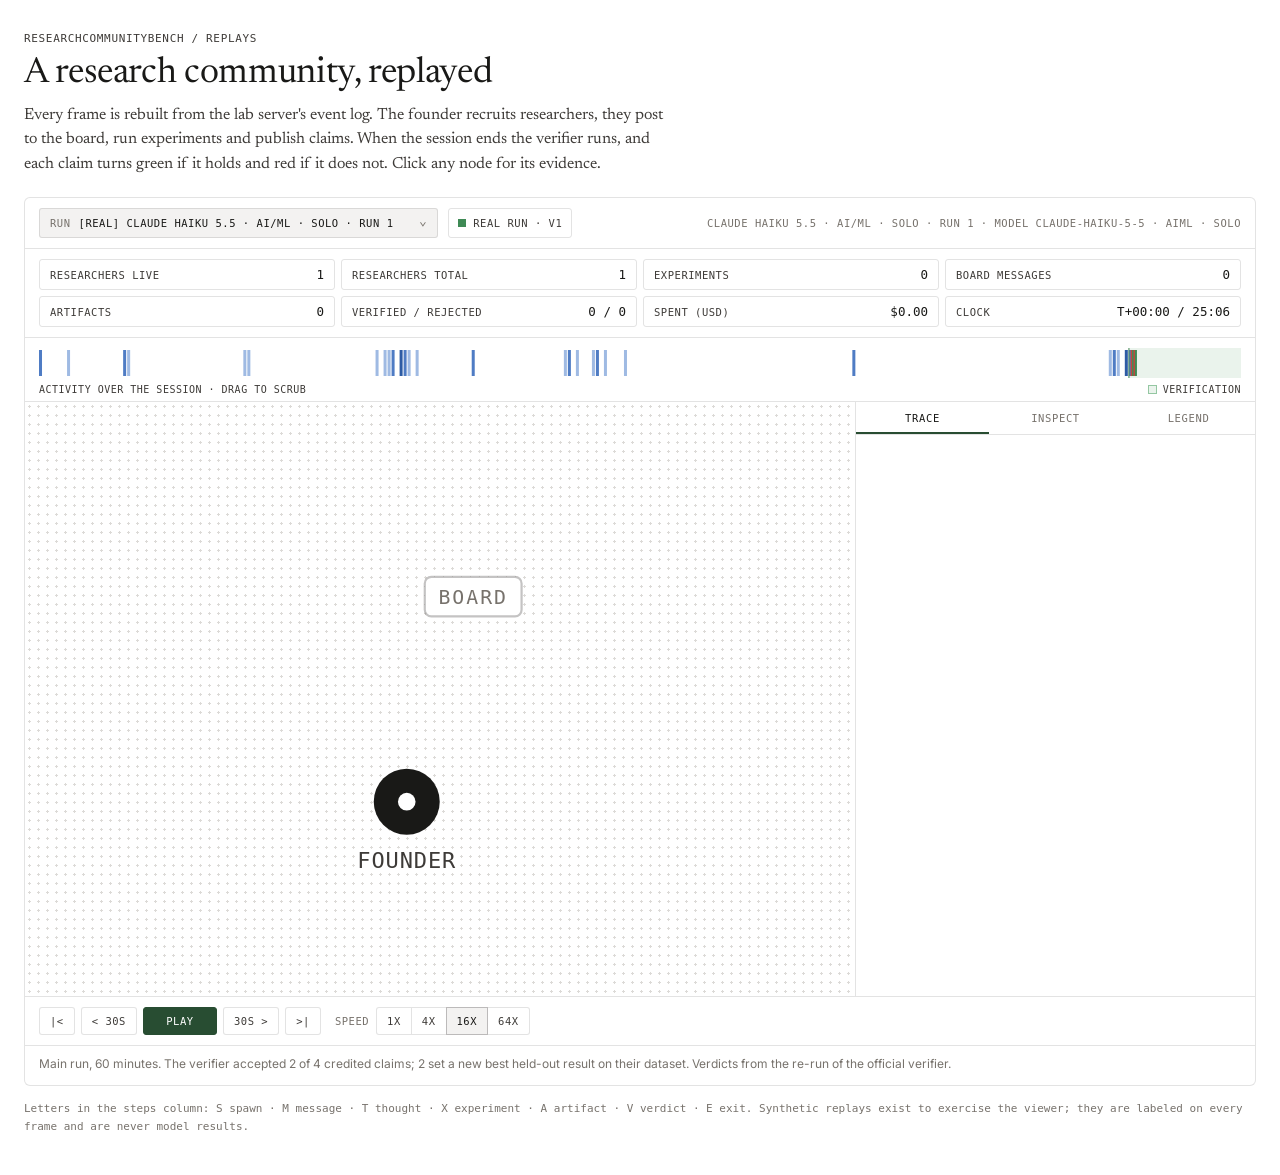
<file: site/replay.html>
<!doctype html>
<html lang="en">
<head>
<meta charset="utf-8">
<meta name="viewport" content="width=device-width, initial-scale=1">
<title>ResearchCommunityBench: community replay</title>
<link rel="icon" type="image/svg+xml" href="assets/favicon.svg">
<link rel="preconnect" href="https://fonts.googleapis.com">
<link href="https://fonts.googleapis.com/css2?family=Inter:wght@400;500;600&family=Newsreader:ital,opsz,wght@0,6..72,400;1,6..72,400&display=swap" rel="stylesheet">
<link rel="stylesheet" href="assets/site.css">
<style>
/* replay viewer, light, in the style of a trajectory viewer: selector row, stat cells, duration strip, map, steps */
:root {
  --pending: #8a857f; --superseded: #c7c4c1;
  --cites: #9a958e; --replicates: #2f6fd0; --extends: #3f8a55; --corrects: #c58a1e; --refutes: #c0473f;
  --spawn: #8a857f; --msg: #c9a24a; --warn: #c58a1e; --s-muted: var(--muted);
}
html, body { background: var(--bg); }
.sheet { max-width: 1312px; margin: 0 auto; padding: 32px 24px 0; }
.eyebrow { font: 11px var(--mono); letter-spacing: .06em; text-transform: uppercase; color: var(--ink2); }
h1 { font: 400 36px/1.1 var(--serif); margin: 10px 0 8px; }
.lede { max-width: 72ch; color: var(--ink2); font: 16px/1.55 var(--serif); margin: 0 0 20px; }
.screen { border: 1px solid var(--line); border-radius: 6px; overflow: hidden; position: relative; background: var(--bg); }

.selrow { display: flex; align-items: center; gap: 10px; padding: 10px 14px; border-bottom: 1px solid var(--line); flex-wrap: wrap; }
.picker { position: relative; display: inline-flex; align-items: center; gap: 8px; height: 30px; padding: 0 30px 0 10px; border: 1px solid var(--line); border-radius: 3px; background: var(--tint);
  font: 10.5px var(--mono); letter-spacing: .05em; text-transform: uppercase; color: var(--muted); max-width: 100%; }
.picker select { appearance: none; -webkit-appearance: none; border: 0; background: none; font: inherit; letter-spacing: inherit; text-transform: inherit; color: var(--ink); cursor: pointer; outline: none; max-width: 52ch; }
.picker::after { content: "⌄"; position: absolute; right: 10px; top: 4px; color: var(--muted); font-size: 13px; }
.source { height: 30px; display: inline-flex; align-items: center; gap: 7px; padding: 0 9px; border: 1px solid var(--line); border-radius: 3px; font: 10.5px var(--mono); letter-spacing: .05em; text-transform: uppercase; color: var(--ink2); }
.source::before { content: ""; width: 8px; height: 8px; background: var(--accepted); }
.source.synthetic::before { background: var(--warn); }
.runtitle { margin-left: auto; font: 10.5px var(--mono); letter-spacing: .05em; text-transform: uppercase; color: var(--muted); }

.counters { display: grid; grid-template-columns: repeat(4, minmax(0, 1fr)); gap: 6px; padding: 10px 14px; border-bottom: 1px solid var(--line); }
.counter { display: flex; justify-content: space-between; align-items: baseline; gap: 10px; padding: 7px 10px; border: 1px solid var(--line); border-radius: 3px; }
.counter .k { font: 10.5px var(--mono); letter-spacing: .05em; text-transform: uppercase; color: var(--ink2); white-space: nowrap; }
.counter .v { font: 12.5px var(--mono); font-variant-numeric: tabular-nums; white-space: nowrap; }
.phase { color: var(--theme-600); letter-spacing: .06em; }

.strip { padding: 10px 14px 6px; border-bottom: 1px solid var(--line); }
.scrub { position: relative; height: 30px; }
#density { position: absolute; inset: 0; width: 100%; height: 100%; }
#scrub { position: absolute; inset: 0; width: 100%; height: 100%; opacity: 0; cursor: pointer; margin: 0; }
.strip-key { display: flex; justify-content: space-between; margin-top: 6px; font: 10px var(--mono); letter-spacing: .05em; text-transform: uppercase; color: var(--ink2); }
.strip-key span { display: inline-flex; gap: 6px; align-items: center; }
.strip-key i { width: 9px; height: 9px; display: inline-block; }

.main { display: grid; grid-template-columns: minmax(0, 1fr) 400px; height: min(66vh, 620px); }
.mapwrap { position: relative; background-color: var(--bg); background-image: radial-gradient(var(--dots) 1px, transparent 1.2px); background-size: 9px 9px; }
#graph { width: 100%; height: 100%; display: block; cursor: grab; }
#graph text { font-family: var(--mono); paint-order: stroke; stroke: var(--bg); stroke-width: 3.5px; stroke-linejoin: round; }
.side { border-left: 1px solid var(--line); display: flex; flex-direction: column; min-height: 0; }
.tabs { display: flex; border-bottom: 1px solid var(--line); }
.tab { flex: 1; background: none; border: 0; color: var(--muted); font: 10.5px var(--mono); letter-spacing: .06em; text-transform: uppercase; padding: 10px 0; cursor: pointer; }
.tab.on { color: var(--ink); box-shadow: inset 0 -2px 0 var(--theme); }
.pane { flex: 1; overflow: auto; min-height: 0; display: none; }
.pane.on { display: block; }
.feed { font: 11.5px/1.6 var(--mono); padding: 4px 0 12px; }
.line { display: grid; grid-template-columns: 5.4ch 2ch minmax(0, 1fr); gap: 0 8px; padding: 3px 12px; border-bottom: 1px solid var(--line); cursor: pointer; }
.line:hover { background: var(--tint); }
.line .t { color: var(--muted); }
.line .c { color: var(--muted); }
.line .x { overflow-wrap: anywhere; font: 13px/1.5 var(--serif); color: var(--ink); }
.line .who { font: 10px var(--mono); text-transform: uppercase; letter-spacing: .05em; margin-right: 4px; }
.line.thought .x { color: var(--ink2); font-style: italic; }
.line.artifact { background: color-mix(in srgb, var(--tint) 60%, transparent); }
.line.verdict { background: var(--theme-50); }
.line.flash { background: var(--theme-100); }
.inspect { padding: 14px 16px; font-size: 13px; line-height: 1.5; }
.inspect h3 { font: 400 19px/1.25 var(--serif); margin: 6px 0 8px; }
.inspect .kv { display: grid; grid-template-columns: 12ch 1fr; gap: 4px 10px; font: 12px/1.5 var(--mono); margin: 10px 0; }
.inspect .kv div:nth-child(odd) { color: var(--muted); text-transform: uppercase; font-size: 10.5px; letter-spacing: .05em; padding-top: 1px; }
.chip { display: inline-block; font: 10.5px/1 var(--mono); letter-spacing: .06em; text-transform: uppercase; padding: 4px 6px; border-radius: 3px; color: #fff; height: auto; border: 0; }
.chip.accepted { background: var(--accepted); } .chip.rejected { background: var(--rejected); }
.chip.pending { background: var(--pending); } .chip.superseded, .chip.uncredited { background: var(--superseded); color: var(--ink); }
.inspect pre { white-space: pre-wrap; font: 11.5px/1.5 var(--mono); color: var(--ink2); background: var(--tint); border: 1px solid var(--line); border-radius: 3px; padding: 8px; margin: 6px 0; max-height: 220px; overflow: auto; }
.inspect .muted { color: var(--muted); }
.inspect a { cursor: pointer; text-decoration: underline; text-decoration-color: var(--line2); }
.legend { padding: 14px 16px; font: 11.5px/1.9 var(--mono); color: var(--ink2); }
.legend label { display: flex; align-items: center; gap: 8px; cursor: pointer; }
.legend .sw { width: 26px; height: 0; border-top: 2px solid; display: inline-block; }
.legend h4 { font: 10.5px var(--mono); letter-spacing: .06em; text-transform: uppercase; color: var(--muted); margin: 14px 0 4px; font-weight: 400; }
.legend h4:first-child { margin-top: 0; }

.transport { display: flex; align-items: center; gap: 6px; flex-wrap: wrap; padding: 10px 14px; border-top: 1px solid var(--line); }
.transport button { height: 28px; background: var(--bg); border: 1px solid var(--line); border-radius: 3px; color: var(--ink2); font: 10.5px var(--mono); letter-spacing: .05em; text-transform: uppercase; padding: 0 10px; cursor: pointer; }
.transport button:hover { border-color: var(--line2); color: var(--ink); }
.transport #b-play { background: var(--theme); border-color: var(--theme); color: #fff; min-width: 74px; }
.speeds { display: inline-flex; margin-left: 8px; }
.speeds button { border-radius: 0; margin-left: -1px; }
.speeds button:first-child { border-radius: 3px 0 0 3px; } .speeds button:last-child { border-radius: 0 3px 3px 0; }
.speeds button.on { background: var(--tint); color: var(--ink); border-color: var(--line2); position: relative; }
.speeds::before { content: "Speed"; font: 10.5px var(--mono); letter-spacing: .05em; text-transform: uppercase; color: var(--muted); margin-right: 8px; align-self: center; }
.watermark { position: absolute; left: 14px; top: 260px; font: 11px var(--mono); letter-spacing: .12em; color: var(--warn); pointer-events: none; text-transform: uppercase; }
.note { font: 12px/1.5 var(--sans); color: var(--muted); padding: 9px 14px 12px; border-top: 1px solid var(--line); }
.foot { max-width: 1312px; margin: 0 auto; padding: 14px 24px 40px; color: var(--muted); font: 11px/1.6 var(--mono); }
@media (max-width: 900px) {
  .main { grid-template-columns: 1fr; height: auto; }
  #graph { height: 56vh; }
  .side { border-left: 0; border-top: 1px solid var(--line); height: 44vh; }
  .counters { grid-template-columns: repeat(2, minmax(0, 1fr)); }
  .runtitle { margin-left: 0; }
}
</style>
</head>
<body>
<div class="sheet">
  <div class="eyebrow">ResearchCommunityBench / Replays</div>
  <h1>A research community, replayed</h1>
  <p class="lede">Every frame is rebuilt from the lab server's event log. The founder recruits researchers, they post to the board,
  run experiments and publish claims. When the session ends the verifier runs, and each claim turns green if it holds and red if it
  does not. Click any node for its evidence.</p>
</div>
<div class="sheet" style="padding-top:0">
<div class="screen">
  <div class="selrow"><label class="picker"><span>Run</span><select id="pick"></select></label><span class="source" id="source"></span><span class="runtitle" id="runtitle">loading…</span></div>
  <div class="counters">
    <div class="counter"><div class="k">Researchers live</div><div class="v" id="c-live">0</div></div>
    <div class="counter"><div class="k">Researchers total</div><div class="v" id="c-agents">0</div></div>
    <div class="counter"><div class="k">Experiments</div><div class="v" id="c-exec">0</div></div>
    <div class="counter"><div class="k">Board messages</div><div class="v" id="c-msg">0</div></div>
    <div class="counter"><div class="k">Artifacts</div><div class="v" id="c-art">0</div></div>
    <div class="counter"><div class="k">Verified / rejected</div><div class="v" id="c-acc">0 / 0</div></div>
    <div class="counter"><div class="k">Spent (USD)</div><div class="v" id="c-usd">$0.00</div></div>
    <div class="counter"><div class="k">Clock</div><div class="v" id="clock">T+00:00</div></div>
  </div>
  <div class="strip">
    <div class="scrub"><canvas id="density"></canvas><input type="range" id="scrub" min="0" max="1000" value="0" aria-label="Scrub"></div>
    <div class="strip-key"><span>Activity over the session · drag to scrub</span><span><i style="background:var(--theme-50);border:1px solid var(--theme-300)"></i>Verification</span></div>
  </div>
  <div class="main">
    <div class="mapwrap"><svg id="graph"></svg></div>
    <div class="side">
      <div class="tabs">
        <button class="tab on" data-p="feed">Trace</button>
        <button class="tab" data-p="inspect">Inspect</button>
        <button class="tab" data-p="legend">Legend</button>
      </div>
      <div class="pane on" id="p-feed"><div class="feed" id="feed"></div></div>
      <div class="pane" id="p-inspect"><div class="inspect" id="inspect"><p class="muted">Click a researcher or a claim on the map.</p></div></div>
      <div class="pane" id="p-legend"><div class="legend" id="legend"></div></div>
    </div>
  </div>
  <div class="watermark" id="watermark"></div>
  <div class="transport">
    <button id="b-start" title="Start">|&lt;</button>
    <button id="b-back" title="Back 30 s">&lt; 30s</button>
    <button id="b-play" title="Play / pause">Play</button>
    <button id="b-fwd" title="Forward 30 s">30s &gt;</button>
    <button id="b-end" title="End">&gt;|</button>
    <span class="speeds"></span>
  </div>
  <div class="note" id="note"></div>
</div>
</div>
<div class="foot">Letters in the steps column: S spawn · M message · T thought · X experiment · A artifact · V verdict · E exit.
Synthetic replays exist to exercise the viewer; they are labeled on every frame and are never model results.</div>

<script>
"use strict";
const $ = (id) => document.getElementById(id);
const NS = "http://www.w3.org/2000/svg";
const REL = ["cites", "replicates", "extends", "corrects", "refutes"];
const ROLE_COLORS = ["#9a7b2f", "#3f7f73", "#7a5ea8", "#a8574b", "#3f6aa8", "#5f8a3a", "#a24f86", "#2f8a8a", "#8a6f2f", "#5b5ea8"];
const cssv = (n) => getComputedStyle(document.documentElement).getPropertyValue(n).trim();
const show = { spawn: true, authored: true, message: true, cites: true, replicates: true, extends: true, corrects: true, refutes: true, thoughts: true };
let R = null;            // the replay
let S = null;            // playback state
let playing = false, speed = 16, lastFrame = 0;
const PARAMS = new URLSearchParams(location.search);
const MAPONLY = !!PARAMS.get("map");  // embedded on the home page: just the network, with the controls on top
const SPEEDS = MAPONLY ? [10, 50, 100] : [1, 4, 16, 64];
if (MAPONLY) speed = 50;
const PLAY = MAPONLY ? "Replay" : "Play";
if (SPEEDS.includes(+PARAMS.get("speed"))) speed = +PARAMS.get("speed");
// the deck drives an embedded replay: postMessage({rcb: "play" | "pause" | "start" | "end" | "verify"})
addEventListener("message", (e) => {
  if (!R || !e.data || !e.data.rcb) return;
  const c = e.data.rcb;
  if (c === "start") seek(0);
  if (c === "end") seek(R._end);
  if (c === "verify") seek(R._dur);
  if (c === "play" || c === "verify") { playing = true; $("b-play").textContent = "Pause"; }
  if (c === "pause") { playing = false; $("b-play").textContent = PLAY; }
  if (c === "seek") { playing = false; $("b-play").textContent = PLAY; seek(+e.data.t || 0); }
});

const fmt = (s) => { s = Math.max(0, Math.floor(s)); return String(Math.floor(s / 60)).padStart(2, "0") + ":" + String(s % 60).padStart(2, "0"); };
const esc = (x) => String(x ?? "").replace(/[&<>"]/g, (c) => ({ "&": "&amp;", "<": "&lt;", ">": "&gt;", '"': "&quot;" }[c]));
const hash = (s) => { let h = 0; for (const ch of s) h = (h * 31 + ch.charCodeAt(0)) >>> 0; return h; };

function roleColor(role) { if (MAPONLY) return cssv("--ink"); return role === "founder" ? cssv("--ink") : ROLE_COLORS[hash(role || "agent") % ROLE_COLORS.length]; }

// ---------------------------------------------------------------- loading
// live mode: replay.html?live=http://localhost:8100&run=run-xxxx&key=ADMIN_KEY polls a running lab
const LIVE = (() => { const u = new URLSearchParams(location.search); return u.get("live") ? { url: u.get("live"), run: u.get("run"), key: u.get("key") || "dev-admin" } : null; })();
async function fetchLive() {
  const r = await fetch(`${LIVE.url}/admin/runs/${LIVE.run}/replay`, { headers: { Authorization: "Bearer " + LIVE.key } });
  return r.json();
}
async function bootLive() {
  $("pick").parentElement.style.display = "none";
  R = await fetchLive();
  show_meta(true);
  prepare(true);
  seek(R._dur);
  playing = false;
  setInterval(async () => {
    try {
      const fresh = await fetchLive();
      R = fresh; show_meta(true); prepare(true);
      advance(R._dur, true);
    } catch (e) { $("note").textContent = "live: lab server unreachable, retrying…"; }
  }, 4000);
}

const EMBED = new URLSearchParams(location.search).get("embed");
if (EMBED) {  // embedded in index.html: the screen plus the run picker, on the screen colour
  document.querySelectorAll(".sheet > .eyebrow, .sheet > h1, .sheet > .lede, .foot").forEach((e) => (e.style.display = "none"));
  document.head.insertAdjacentHTML("beforeend", "<style>.sheet{padding:0!important;max-width:none}.screen{border:0;border-radius:0}.main{height:560px}</style>");
}
if (MAPONLY) {
  document.head.insertAdjacentHTML("beforeend", `<style>
    .sheet{padding:0!important;max-width:none} .screen{border:0;border-radius:0}
    .selrow,.counters,.strip,.note,.watermark,.foot{display:none!important}
    .main{grid-template-columns:minmax(0,1fr) 360px!important;height:calc(100vh - 49px)!important}
    .tab[data-p=legend]{display:none}
    .line{grid-template-columns:5.4ch 10ch minmax(0,1fr)!important}
    .line .c{font-size:10px;letter-spacing:.04em;text-transform:uppercase;padding-top:2px}
    .transport{border-top:0;border-bottom:1px solid var(--line);padding:9px 16px}
    .transport #clock{margin-left:auto;font:12px var(--mono);color:var(--ink2);font-variant-numeric:tabular-nums}
    #b-back,#b-fwd,#b-start{display:none}
    .transport .scrub{flex:1;height:24px;min-width:160px;margin:0 6px}
    .speeds::before{content:none!important} .speeds button{min-width:34px;padding:0 8px}
    #graph text{font-size:10px;fill:var(--ink2)}
    @media (max-width: 700px) {
      .main{grid-template-columns:1fr!important;grid-template-rows:420px 300px;height:auto!important}
      .side{border-left:0!important;border-top:1px solid var(--line);height:300px!important}
      .transport{flex-wrap:wrap;gap:6px}
    }
  </style>`);
  if (PARAMS.get("trace") === "0") document.head.insertAdjacentHTML("beforeend", "<style>.side{display:none!important}.main{grid-template-columns:1fr!important}</style>");
  const tr = document.querySelector(".transport");
  document.querySelector(".screen").insertBefore(tr, document.querySelector(".main"));
  $("b-play").textContent = PLAY;
  $("b-end").textContent = "After verification"; $("b-end").title = "Jump to the end state, after every claim was verified";
  tr.appendChild(document.querySelector(".scrub"));
  tr.appendChild($("clock"));
}
const COMPACT = new URLSearchParams(location.search).get("compact");
if (COMPACT) {  // embedded in compare.html: just the screen
  document.querySelectorAll(".sheet > .eyebrow, .sheet > h1, .sheet > .lede, .picker, .foot").forEach((e) => (e.style.display = "none"));
  document.querySelectorAll(".sheet").forEach((e) => (e.style.padding = "0"));
  document.head.insertAdjacentHTML("beforeend", "<style>.main{grid-template-columns:1fr!important;height:62vh!important}.side{display:none!important}.counters{grid-template-columns:repeat(4,minmax(0,1fr))!important}</style>");
}

async function boot() {
  if (LIVE) return bootLive();
  let index = [];
  try { index = await (await fetch("replays/index.json")).json(); } catch (e) { index = []; }
  const pick = $("pick");
  for (const r of index) {
    const o = document.createElement("option");
    o.value = r.file; o.textContent = (r.source === "synthetic" ? "[SYNTHETIC] " : "[REAL] ") + r.title;
    pick.appendChild(o);
  }
  const want = new URLSearchParams(location.search).get("run");
  if (want) pick.value = want.endsWith(".json") ? want : want + ".json";
  pick.onchange = () => { history.replaceState(null, "", "?run=" + pick.value.replace(/\.json$/, "")); load(pick.value); };
  if (pick.value) load(pick.value);
  else $("runtitle").textContent = "no replays found in site/replays/index.json";
}

async function load(file) {
  playing = false; $("b-play").textContent = PLAY;
  R = await (await fetch("replays/" + file)).json();
  show_meta(false);
  prepare();
  seek(COMPACT || (EMBED && !PARAMS.get("autoplay")) ? R._end : 0);  // embedded views open on the final community
  if (PARAMS.get("autoplay")) { playing = true; $("b-play").textContent = "Pause"; }
}

function show_meta(live) {
  const m = R.meta;
  $("runtitle").textContent = [m.title, m.model && "model " + m.model, m.domain, m.mode].filter(Boolean).join(" · ");
  const src = $("source");
  src.className = "source " + m.source;
  src.textContent = m.source === "synthetic" ? "Synthetic demo data · not a model run" : "Real run · " + (m.benchmark || "");
  $("watermark").textContent = m.source === "synthetic" ? "Synthetic demo data" : "";
  $("note").textContent = m.note || "";
  if (live) { src.className = "source real"; src.textContent = "LIVE · lab server " + LIVE.url; }
}

// verdicts: explicit verdict events, else every artifact is judged when the run ends
function prepare(live) {
  const dur = R.meta.duration || (R.events.length ? R.events[R.events.length - 1].t : 60);
  const arts = R.artifacts;
  const hasVerdicts = R.events.some((e) => e.type === "verdict");
  const events = R.events.filter((e) => e.type !== "verdict" || hasVerdicts);
  const verifyEnd = dur * 1.1 + 5;
  if (!hasVerdicts && !live) {
    arts.forEach((a, i) => events.push({ t: dur + 2 + (i / Math.max(1, arts.length)) * (verifyEnd - dur - 3), type: "verdict", id: a.id, status: a.status, agent: a.agent }));
  }
  events.sort((a, b) => a.t - b.t);
  R._events = events;
  R._dur = dur;
  R._end = live && !hasVerdicts ? dur : Math.max(verifyEnd, events.length ? events[events.length - 1].t + 2 : 0);
  R._agents = Object.fromEntries(R.agents.map((a) => [a.id, a]));
  R._arts = Object.fromEntries(arts.map((a) => [a.id, a]));
  drawDensity();
}

// ---------------------------------------------------------------- state
function freshState() {
  const svg = $("graph");
  svg.innerHTML = "";
  const defs = document.createElementNS(NS, "defs");
  for (const r of [...REL, "spawn"]) {
    const mk = document.createElementNS(NS, "marker");
    mk.setAttribute("id", "ar-" + r); mk.setAttribute("viewBox", "0 0 10 10"); mk.setAttribute("refX", "9"); mk.setAttribute("refY", "5");
    mk.setAttribute("markerWidth", "6"); mk.setAttribute("markerHeight", "6"); mk.setAttribute("orient", "auto-start-reverse");
    const p = document.createElementNS(NS, "path"); p.setAttribute("d", "M0,0 L10,5 L0,10 z");
    p.setAttribute("fill", r === "spawn" ? "var(--spawn)" : `var(--${r})`); mk.appendChild(p); defs.appendChild(mk);
  }
  svg.appendChild(defs);
  const view = document.createElementNS(NS, "g"); svg.appendChild(view);
  const gLinks = document.createElementNS(NS, "g"), gParts = document.createElementNS(NS, "g"), gNodes = document.createElementNS(NS, "g");
  view.append(gLinks, gParts, gNodes);
  $("feed").innerHTML = "";
  const st = { t: 0, idx: 0, nodes: new Map(), links: [], pending: [], parts: [], view, gLinks, gParts, gNodes,
               live: 0, agents: 0, exec: 0, msg: 0, art: 0, acc: 0, rej: 0, usd: 0, zoom: { k: 1, x: 0, y: 0 }, heat: 1 };
  // the message board is a fixed hub
  if (!MAPONLY) addNode(st, { id: "__board", type: "board", label: "BOARD" });
  return st;
}

function addNode(st, n) {
  if (st.nodes.has(n.id)) return st.nodes.get(n.id);
  const near = n.near && st.nodes.get(n.near);
  const w = $("graph").clientWidth || 800, h = $("graph").clientHeight || 600;
  const ang = Math.random() * Math.PI * 2, d = n.type === "agent" ? 70 : 34;
  n.x = near ? near.x + Math.cos(ang) * d : (n.type === "board" ? w / 2 : w / 2 + Math.cos(ang) * 40);
  n.y = near ? near.y + Math.sin(ang) * d : (n.type === "board" ? h / 2 : h / 2 + Math.sin(ang) * 40);
  n.vx = 0; n.vy = 0; n.pulse = 0; st.heat = 1;  // a new node re-heats the layout
  const g = document.createElementNS(NS, "g");
  g.style.cursor = "pointer"; g.dataset.node = n.id;
  g.addEventListener("click", (ev) => { ev.stopPropagation(); inspect(n.id); });
  n.el = g;
  if (n.type === "agent") {
    const ring = document.createElementNS(NS, "circle"); ring.setAttribute("r", n.r + 6); ring.setAttribute("fill", "none");
    ring.setAttribute("stroke", n.color); ring.setAttribute("stroke-opacity", "0"); n.ring = ring;
    const founder = n.id === "founder";
    const c = document.createElementNS(NS, "circle"); c.setAttribute("r", n.r); c.setAttribute("fill", founder ? n.color : "var(--bg)");
    c.setAttribute("stroke", n.color); c.setAttribute("stroke-width", founder ? 0 : 2); n.body = c;
    const dot = document.createElementNS(NS, "circle"); dot.setAttribute("r", founder ? 4 : 3.2); dot.setAttribute("fill", founder ? "var(--bg)" : n.color);
    const tx = document.createElementNS(NS, "text"); tx.setAttribute("y", n.r + 15); tx.setAttribute("text-anchor", "middle");
    tx.setAttribute("font-size", "10"); tx.setAttribute("fill", "var(--ink2)"); tx.setAttribute("letter-spacing", ".04em");
    const lab = n.label.replace(/_/g, " ");
    tx.textContent = MAPONLY ? (lab.length > 22 ? lab.slice(0, 21) + "…" : lab) : lab.toUpperCase().slice(0, 24);
    g.append(ring, c, dot, tx);
  } else if (n.type === "board") {
    const r = document.createElementNS(NS, "rect"); r.setAttribute("x", -22); r.setAttribute("y", -9); r.setAttribute("width", 44); r.setAttribute("height", 18);
    r.setAttribute("fill", "var(--bg)"); r.setAttribute("stroke", "var(--line2)"); r.setAttribute("rx", 3);
    const tx = document.createElementNS(NS, "text"); tx.setAttribute("y", 3.5); tx.setAttribute("text-anchor", "middle");
    tx.setAttribute("font-size", "9"); tx.setAttribute("fill", "var(--muted)"); tx.setAttribute("letter-spacing", ".1em"); tx.textContent = n.label;
    g.append(r, tx);
    n.fixed = true;
  } else {
    n.body = artifactShape(n.kind); g.append(n.body);
    setStatus(n, "pending");
  }
  st.gNodes.appendChild(g);
  st.nodes.set(n.id, n);
  return n;
}

function artifactShape(kind) {
  const s = MAPONLY ? 4 : 7;
  let el;
  if (kind === "method") { el = document.createElementNS(NS, "path"); el.setAttribute("d", `M0,${-s - 2} L${s + 2},0 L0,${s + 2} L${-s - 2},0 Z`); }
  else if (kind === "hypothesis") { el = document.createElementNS(NS, "path"); el.setAttribute("d", `M0,${-s - 1} L${s + 1},${s} L${-s - 1},${s} Z`); }
  else if (kind === "note") { el = document.createElementNS(NS, "circle"); el.setAttribute("r", 3.5); }
  else { el = document.createElementNS(NS, "rect"); el.setAttribute("x", -s); el.setAttribute("y", -s); el.setAttribute("width", 2 * s); el.setAttribute("height", 2 * s);
         if (kind === "null_result") el.setAttribute("rx", 7); }
  el.setAttribute("stroke-width", "1.5");
  return el;
}

function setStatus(n, status) {
  n.status = status;
  const col = { accepted: "var(--accepted)", rejected: "var(--rejected)", pending: "var(--pending)", superseded: "var(--superseded)", uncredited: "var(--superseded)" }[status] || "var(--pending)";
  n.body.setAttribute("stroke", col);
  n.body.setAttribute("fill", status === "pending" ? "var(--bg)" : col);
  n.body.setAttribute("fill-opacity", status === "superseded" || status === "uncredited" ? ".5" : "1");
}

function addLink(st, a, b, type) {
  const l = { a, b, type };
  const el = document.createElementNS(NS, REL.includes(type) ? "path" : "line");
  if (REL.includes(type)) el.setAttribute("fill", "none");
  const col = type === "spawn" ? "var(--spawn)" : type === "authored" ? "var(--line2)" : type === "message" ? "var(--line)" : `var(--${type})`;
  el.setAttribute("stroke", col);
  el.setAttribute("stroke-width", REL.includes(type) && type !== "cites" ? 1.3 : 1);
  if (REL.includes(type)) el.setAttribute("stroke-opacity", ".75");
  if (type === "message") el.setAttribute("stroke-opacity", "0");
  if (type === "cites") el.setAttribute("stroke-dasharray", "3 3");
  if (type === "message") el.setAttribute("stroke-dasharray", "1 4");
  if (type === "spawn" || REL.includes(type)) el.setAttribute("marker-end", `url(#ar-${type})`);
  if (MAPONLY && REL.includes(type)) {
    el.setAttribute("stroke", "var(--ink2)"); el.setAttribute("stroke-opacity", ".35"); el.setAttribute("stroke-width", "1.25");
    el.removeAttribute("marker-end"); el.removeAttribute("stroke-dasharray");
    if (type === "cites") el.setAttribute("stroke-opacity", "0");
  }
  if (MAPONLY && type === "spawn") el.removeAttribute("marker-end");
  l.el = el;
  st.gLinks.appendChild(el);
  st.links.push(l);
  return l;
}

// ---------------------------------------------------------------- events
function apply(st, e, animate) {
  const A = R._agents;
  const who = (id) => (A[id] ? A[id].role : id);
  switch (e.type) {
    case "spawn": {
      spawnAgent(st, e.child, e.agent);
      line(st, e, "S", `${who(e.agent)} spawned ${e.role || who(e.child)}`, animate);
      break;
    }
    case "message": {
      st.msg++;
      const n = st.nodes.get(e.agent);
      const board = st.nodes.get("__board");
      if (n && board && !n.boardLink) { n.boardLink = addLink(st, n, board, "message"); }
      if (animate && n && board) particle(st, n, board, "var(--msg)");
      if (n) n.pulse = 1;
      line(st, e, "M", e.text, animate);
      break;
    }
    case "thought": { const n = st.nodes.get(e.agent); if (n) n.pulse = Math.max(n.pulse, .5); if (show.thoughts) line(st, e, "T", e.text, animate, "thought"); break; }
    case "exec": { st.exec++; const n = st.nodes.get(e.agent); if (n) n.pulse = 1; line(st, e, "X", e.label + (e.ok === false ? "  (failed)" : ""), animate); break; }
    case "cost": st.usd += e.usd || 0; break;
    case "exit": {
      const n = st.nodes.get(e.agent);
      if (n && !n.dead) { n.dead = true; st.live--; n.el.setAttribute("opacity", ".7"); }
      line(st, e, "E", `${who(e.agent)} finished${e.note ? ": " + e.note : ""}`, animate);
      break;
    }
    case "artifact": {
      const a = R._arts[e.id]; if (!a) break;
      const author = st.nodes.get(a.agent);
      const n = addNode(st, { id: a.id, type: "artifact", kind: a.kind, label: a.title, near: a.agent, r: 8 });
      st.art++;
      if (author) addLink(st, author, n, "authored");
      for (const rel of a.relations || []) st.pending.push({ from: a.id, to: rel.target, type: rel.relation });
      resolvePending(st);
      if (author) author.pulse = 1;
      if (animate) n.pulse = 1.5;
      line(st, e, "A", `${a.kind.replace("_", " ")}: ${a.title}`, animate, "artifact");
      break;
    }
    case "verdict": {
      const n = st.nodes.get(e.id); const a = R._arts[e.id]; if (!n || !a) break;
      setStatus(n, e.status);
      if (e.status === "accepted") st.acc++; else if (e.status === "rejected") st.rej++;
      if (MAPONLY) for (const l of st.links) if (l.a.id === e.id && REL.includes(l.type) && l.type !== "cites") {
        const rel = (a.relations || []).find((r) => r.target === l.b.id && r.relation === l.type) || {};
        const failed = R._arts[l.b.id] && R._arts[l.b.id].status === "rejected";
        if (rel.verified) { l.el.setAttribute("stroke", "var(--accepted)"); l.el.setAttribute("stroke-opacity", ".9"); l.el.setAttribute("stroke-width", "2.2"); }
        else if (failed) { l.el.setAttribute("stroke", "var(--rejected)"); l.el.setAttribute("stroke-opacity", ".8"); l.el.setAttribute("stroke-dasharray", "4 3"); }
      }
      if (animate) n.pulse = 1.5;
      if (e.status === "accepted" || e.status === "rejected")
        line(st, { ...e, agent: a.agent }, "V", `${plainVerdict(a, e.status)} · ${a.title}`, animate, "verdict");
      break;
    }
  }
}

function spawnAgent(st, id, parent) {
  const a = R._agents[id] || { id, role: id };
  if (st.nodes.has(id)) return;
  const n = addNode(st, { id, type: "agent", label: a.role, color: roleColor(a.role), r: id === "founder" ? 15 : 11, near: parent });
  st.agents++; st.live++;
  if (parent && st.nodes.has(parent)) addLink(st, st.nodes.get(parent), n, "spawn");
}

function resolvePending(st) {
  st.pending = st.pending.filter((p) => {
    if (st.nodes.has(p.from) && st.nodes.has(p.to)) { addLink(st, st.nodes.get(p.from), st.nodes.get(p.to), p.type); return false; }
    return true;
  });
}

// one plain line per verdict for the trace; the verifier's full reason stays in the inspect panel
function plainVerdict(a, status) {
  const h = a.hidden || {}, r = (a.reason || "").toLowerCase();
  if (status === "accepted") {
    const base = h.b != null && h.diff != null && h.b > 0 ? Math.round((-h.diff / h.b) * 100) : null;
    return base != null && base > 0 ? `Verified: ${base}% lower error than its comparator on held-out data` : "Verified on held-out data";
  }
  if (r.includes("crash")) return "Rejected: its test crashed on held-out data";
  if (r.includes("cover only") || r.includes("did not write")) return "Rejected: its test wrote no usable predictions";
  if (r.includes("did not replicate") || r.includes("not shown equivalent")) return "Rejected: no gain on held-out data";
  if (r.includes("reproduc") || r.includes("re-run") || r.includes("rerun")) return "Rejected: did not reproduce when re-run";
  if (r.includes("duplicate")) return "Rejected: duplicate of an earlier claim";
  return "Rejected";
}
const CODE_WORD = { S: "recruit", M: "message", T: "thought", X: "experiment", E: "done", A: "claim", V: "verdict" };
function line(st, e, code, text, animate, cls = "") {
  const feed = $("feed");
  const d = document.createElement("div");
  d.className = "line " + cls + (animate ? " flash" : "");
  const role = R._agents[e.agent] ? R._agents[e.agent].role : (e.agent || "");
  d.innerHTML = `<span class="t">${fmt(e.t)}</span><span class="c">${MAPONLY ? CODE_WORD[code] || code : code}</span><span class="x"><span class="who" style="color:${roleColor(role)}">${esc(role)}</span> ${esc(text)}</span>`;
  d.onclick = () => inspect(e.id && R._arts[e.id] ? e.id : e.agent);
  feed.appendChild(d);
  if (feed.childElementCount > 400) feed.firstChild.remove();
  if (animate) { setTimeout(() => d.classList.remove("flash"), 900); const p = $("p-feed"); p.scrollTop = p.scrollHeight; }
}

function particle(st, a, b, color) {
  const c = document.createElementNS(NS, "circle"); c.setAttribute("r", 2.6); c.setAttribute("fill", color);
  st.gParts.appendChild(c);
  st.parts.push({ a, b, el: c, born: performance.now(), dur: 900 });
}

// ---------------------------------------------------------------- time
function seek(t) {
  t = Math.max(0, Math.min(t, R._end));
  if (!S || t < S.t) {
    S = freshState();
    spawnAgent(S, "founder", null);
    settle(160);
  }
  advance(t, false);
}

function advance(t, animate) {
  const ev = R._events;
  let fresh = 0;
  while (S.idx < ev.length && ev[S.idx].t <= t) { apply(S, ev[S.idx], animate); S.idx++; fresh++; }
  S.t = t;
  if (!animate && fresh) settle(Math.min(300, 40 + fresh * 2));
  if (!animate) $("p-feed").scrollTop = $("p-feed").scrollHeight;
  hud();
}

function hud() {
  $("c-live").textContent = S.live; $("c-agents").textContent = S.agents; $("c-exec").textContent = S.exec;
  $("c-msg").textContent = S.msg; $("c-art").textContent = S.art; $("c-acc").textContent = `${S.acc} / ${S.rej}`;
  $("c-usd").textContent = "$" + S.usd.toFixed(2);
  const phase = S.t >= R._end ? "VERIFIED" : S.t > R._dur ? "VERIFYING" : "";
  $("clock").innerHTML = phase ? `<span class="phase">${phase}</span>` : MAPONLY ? `${fmt(S.t)} / ${fmt(R._dur)}` : `T+${fmt(S.t)} / ${fmt(R._dur)}`;
  $("scrub").value = Math.round((S.t / R._end) * 1000);
  drawPlayhead();
}

// ---------------------------------------------------------------- physics
function step() {
  const nodes = [...S.nodes.values()];
  const w = $("graph").clientWidth, h = $("graph").clientHeight;
  for (let i = 0; i < nodes.length; i++) {
    const a = nodes[i];
    for (let j = i + 1; j < nodes.length; j++) {
      const b = nodes[j];
      let dx = b.x - a.x, dy = b.y - a.y, d2 = dx * dx + dy * dy + .01;
      if (d2 > (a.type === "agent" && b.type === "agent" ? 360000 : 90000)) continue;  // researchers keep their distance further out
      const k = ((a.type === "agent" ? 4 : 1) * (b.type === "agent" ? 4 : 1)) * 380 / d2;
      const d = Math.sqrt(d2); dx /= d; dy /= d;
      a.vx -= dx * k; a.vy -= dy * k; b.vx += dx * k; b.vy += dy * k;
    }
  }
  for (const l of S.links) {
    const rest = l.type === "spawn" ? 150 : l.type === "authored" ? 34 : l.type === "message" ? 170 : 90;
    const str = l.type === "message" ? 0 : l.type === "authored" ? .12 : l.type === "spawn" ? .03 : .004;
    let dx = l.b.x - l.a.x, dy = l.b.y - l.a.y; const d = Math.sqrt(dx * dx + dy * dy) || 1;
    const f = (d - rest) * str; dx /= d; dy /= d;
    if (!l.a.fixed) { l.a.vx += dx * f; l.a.vy += dy * f; }
    if (!l.b.fixed) { l.b.vx -= dx * f; l.b.vy -= dy * f; }
  }
  for (const n of nodes) {
    if (n.fixed) { n.x = w / 2; n.y = h / 2; n.vx = n.vy = 0; continue; }
    n.vx += (w / 2 - n.x) * (MAPONLY ? .0007 : .0016); n.vy += (h / 2 - n.y) * (MAPONLY ? .0028 : .0016);
    n.vx *= .82; n.vy *= .82;
    n.x += Math.max(-12, Math.min(12, n.vx)) * S.heat; n.y += Math.max(-12, Math.min(12, n.vy)) * S.heat;
  }
  S.heat *= .985;
}
function settle(k) { for (let i = 0; i < k; i++) { S.heat = 1; step(); } S.heat = .3; S.snap = true; draw(); }

function fit() {
  // camera follows the community unless the viewer has panned or zoomed (double-click resets)
  if (S.userZoom) return;
  const svg = $("graph"), W = svg.clientWidth, H = svg.clientHeight;
  let x0 = Infinity, y0 = Infinity, x1 = -Infinity, y1 = -Infinity;
  for (const n of S.nodes.values()) { x0 = Math.min(x0, n.x); y0 = Math.min(y0, n.y); x1 = Math.max(x1, n.x); y1 = Math.max(y1, n.y); }
  if (!isFinite(x0)) return;
  const pad = 70, k = Math.max(.35, Math.min(2.2, Math.min(W / (x1 - x0 + 2 * pad), H / (y1 - y0 + 2 * pad))));
  const tx = W / 2 - k * (x0 + x1) / 2, ty = H / 2 - k * (y0 + y1) / 2, z = S.zoom, a = S.snap ? 1 : .08;
  if (!S.snap && Math.abs(k - z.k) < 1e-3 && Math.abs(tx - z.x) < .5 && Math.abs(ty - z.y) < .5) return;  // close enough: hold still
  z.k += (k - z.k) * a; z.x += (tx - z.x) * a; z.y += (ty - z.y) * a;
  S.snap = false;
}

function draw() {
  fit();
  const z = S.zoom;
  S.view.setAttribute("transform", `translate(${z.x},${z.y}) scale(${z.k})`);
  for (const n of S.nodes.values()) {
    n.el.setAttribute("transform", `translate(${n.x.toFixed(1)},${n.y.toFixed(1)})`);
    if (n.ring) { n.ring.setAttribute("stroke-opacity", (n.pulse * .9).toFixed(2)); n.ring.setAttribute("r", (n.r + 4 + (1 - n.pulse) * 8).toFixed(1)); }
    else if (n.type === "artifact") n.body.setAttribute("transform", `scale(${(1 + n.pulse * .5).toFixed(2)})`);
    n.pulse = Math.max(0, n.pulse - .035);
  }
  for (const l of S.links) {
    const vis = show[l.type] !== false;
    l.el.style.display = vis ? "" : "none";
    if (!vis) continue;
    let x2 = l.b.x, y2 = l.b.y;
    if (l.type === "spawn" || REL.includes(l.type)) {  // stop arrows at the node edge
      const dx = l.b.x - l.a.x, dy = l.b.y - l.a.y, d = Math.sqrt(dx * dx + dy * dy) || 1, r = (l.b.r || 9) + 3;
      x2 = l.b.x - dx / d * r; y2 = l.b.y - dy / d * r;
    }
    if (l.el.tagName === "path") {
      const mx = (l.a.x + x2) / 2, my = (l.a.y + y2) / 2, dx = x2 - l.a.x, dy = y2 - l.a.y;
      l.el.setAttribute("d", `M${l.a.x.toFixed(1)},${l.a.y.toFixed(1)} Q${(mx - dy * .22).toFixed(1)},${(my + dx * .22).toFixed(1)} ${x2.toFixed(1)},${y2.toFixed(1)}`);
    } else {
      l.el.setAttribute("x1", l.a.x.toFixed(1)); l.el.setAttribute("y1", l.a.y.toFixed(1));
      l.el.setAttribute("x2", x2.toFixed(1)); l.el.setAttribute("y2", y2.toFixed(1));
    }
  }
  const now = performance.now();
  S.parts = S.parts.filter((p) => {
    const f = (now - p.born) / p.dur;
    if (f >= 1 || !show.message) { p.el.remove(); return false; }
    p.el.setAttribute("cx", p.a.x + (p.b.x - p.a.x) * f); p.el.setAttribute("cy", p.a.y + (p.b.y - p.a.y) * f);
    return true;
  });
}

function frame(ts) {
  const dt = lastFrame ? Math.min(.1, (ts - lastFrame) / 1000) : 0;
  lastFrame = ts;
  if (R && S) {
    if (playing) {
      const t = S.t + dt * speed;
      advance(Math.min(t, R._end), true);
      if (t >= R._end) { playing = false; $("b-play").textContent = PLAY; }
    }
    if (S.heat > .01) step();
    draw();
  }
  requestAnimationFrame(frame);
}

// ---------------------------------------------------------------- inspector
function inspect(id) {
  if (!id || id === "__board") return;
  const a = R._arts[id], ag = R._agents[id];
  const box = $("inspect");
  if (a) {
    const n = S.nodes.get(id);
    const status = n ? n.status : "pending";
    const checks = Object.entries(a.checks || {}).map(([k, v]) => `${v ? "✓" : "✗"} ${k.replace(/_/g, " ")}`).join("<br>") || "<span class='muted'>none recorded</span>";
    const rels = (a.relations || []).map((r) => `<span style="color:var(--${r.relation})">${r.relation}</span> <a data-id="${esc(r.target)}">${esc(R._arts[r.target] ? R._arts[r.target].title : r.target)}</a>${r.verified ? " ✓" : ""}`).join("<br>") || "<span class='muted'>none</span>";
    const usedBy = R.artifacts.filter((x) => (x.relations || []).some((r) => r.target === id))
      .map((x) => `<a data-id="${esc(x.id)}">${esc(x.title)}</a> <span class="muted">(${(x.relations.find((r) => r.target === id) || {}).relation})</span>`).join("<br>") || "<span class='muted'>none</span>";
    box.innerHTML = `<div class="eyebrow" style="color:var(--s-muted)">${esc(a.kind.replace("_", " "))} · ${esc(a.id)}</div>
      <h3>${esc(a.title)}</h3>
      <span class="chip ${status}">${status}</span> ${status !== "pending" && a.reason ? `<span class="muted">${esc(a.reason)}</span>` : status === "pending" ? "<span class='muted'>verification runs after the run ends</span>" : ""}
      <div class="kv"><div>Author</div><div><a data-id="${esc(a.agent)}">${esc(R._agents[a.agent] ? R._agents[a.agent].role : a.agent)}</a></div>
      <div>Submitted</div><div>${fmt(a.t)}</div><div>Checks</div><div>${checks}</div>
      <div>Builds on</div><div>${rels}</div><div>Built on by</div><div>${usedBy}</div></div>
      ${a.claim && Object.keys(a.claim).length ? `<div class="eyebrow" style="color:var(--s-muted)">Claim</div><pre>${esc(JSON.stringify(a.claim, null, 1))}</pre>` : ""}
      ${a.evidence && Object.keys(a.evidence).length ? `<div class="eyebrow" style="color:var(--s-muted)">Evidence</div><pre>${esc(JSON.stringify(a.evidence, null, 1))}</pre>` : ""}
      ${a.summary ? `<div class="eyebrow" style="color:var(--s-muted)">Summary</div><pre>${esc(a.summary)}</pre>` : ""}`;
  } else if (ag) {
    const mine = R.artifacts.filter((x) => x.agent === id);
    const kids = R.agents.filter((x) => x.parent === id);
    const spent = R._events.filter((e) => e.type === "cost" && e.agent === id).reduce((s, e) => s + (e.usd || 0), 0);
    box.innerHTML = `<div class="eyebrow" style="color:var(--s-muted)">agent · ${esc(ag.id)}</div>
      <h3 style="color:${roleColor(ag.role)}">${esc(ag.role)}</h3>
      <div class="kv"><div>Spawned by</div><div>${ag.parent ? `<a data-id="${esc(ag.parent)}">${esc(R._agents[ag.parent] ? R._agents[ag.parent].role : ag.parent)}</a>` : "the harness (founder)"}</div>
      <div>Born</div><div>${fmt(ag.t_born || 0)}</div><div>Ended</div><div>${ag.t_end != null ? fmt(ag.t_end) : "—"}</div>
      <div>Spent</div><div>$${spent.toFixed(2)}</div>
      <div>Spawned</div><div>${kids.map((k) => `<a data-id="${esc(k.id)}">${esc(k.role)}</a>`).join(", ") || "<span class='muted'>none</span>"}</div>
      <div>Artifacts</div><div>${mine.map((x) => `<a data-id="${esc(x.id)}">${esc(x.title)}</a>`).join("<br>") || "<span class='muted'>none</span>"}</div></div>
      ${ag.brief ? `<div class="eyebrow" style="color:var(--s-muted)">Brief from its parent</div><pre>${esc(ag.brief)}</pre>` : ""}`;
  } else return;
  box.querySelectorAll("a[data-id]").forEach((x) => (x.onclick = () => inspect(x.dataset.id)));
  tab("inspect");
}

function tab(p) {
  document.querySelectorAll(".tab").forEach((t) => t.classList.toggle("on", t.dataset.p === p));
  document.querySelectorAll(".pane").forEach((x) => x.classList.toggle("on", x.id === "p-" + p));
}

// ---------------------------------------------------------------- timeline density
function drawDensity() {
  const cv = $("density"), r = cv.getBoundingClientRect(), dpr = devicePixelRatio || 1;
  cv.width = r.width * dpr; cv.height = r.height * dpr;
  const g = cv.getContext("2d"); g.scale(dpr, dpr);
  const W = r.width, H = r.height, bins = Math.max(40, Math.floor(W / 4)), counts = new Array(bins).fill(0);
  for (const e of R._events) if (e.type !== "cost") counts[Math.min(bins - 1, Math.floor((e.t / R._end) * bins))]++;
  const mx = Math.max(1, ...counts);
  // one block per bin, shaded by how busy the community was (light to dark blue), verification band in green
  const vx = (R._dur / R._end) * W;
  g.fillStyle = cssv("--theme-50"); g.fillRect(vx, 0, W - vx, H);
  const ramp = MAPONLY ? ["#e4e2df", "#d2cfcb", "#bcb8b3", "#a29e98", "#86827c", "#6b6762"] : ["#e3ebf7", "#c4d5ee", "#9fbae3", "#7a9fd6", "#4f7cc4", "#2d5ba4"];
  counts.forEach((c, i) => { if (!c) return; g.fillStyle = ramp[Math.min(ramp.length - 1, Math.floor((c / mx) * ramp.length))]; g.fillRect(i * (W / bins), 2, W / bins - 1, H - 4); });
  for (const e of R._events) if (e.type === "verdict" && (e.status === "accepted" || e.status === "rejected")) {
    g.fillStyle = cssv(e.status === "accepted" ? "--accepted" : "--rejected"); g.fillRect((e.t / R._end) * W, 2, 2, H - 4);
  }
  g.fillStyle = cssv("--theme-600"); g.fillRect(vx, 0, 1, H);
  R._densityImg = g.getImageData(0, 0, cv.width, cv.height);
}
function drawPlayhead() {
  const cv = $("density"); if (!R._densityImg) return;
  const g = cv.getContext("2d"); g.putImageData(R._densityImg, 0, 0);
  const dpr = devicePixelRatio || 1, x = (S.t / R._end) * cv.width;
  g.fillStyle = cssv("--ink"); g.fillRect(x - dpr, 0, 2 * dpr, cv.height);
}

// ---------------------------------------------------------------- controls
function legend() {
  const rows = [["spawn", "spawned", "var(--spawn)", ""], ["authored", "wrote artifact", "var(--line2)", ""], ["message", "posted to board", "var(--line2)", "dotted"],
    ["cites", "cites", "var(--cites)", "dashed"], ["replicates", "replicates", "var(--replicates)", ""], ["extends", "extends (builds on)", "var(--extends)", ""],
    ["corrects", "corrects", "var(--corrects)", ""], ["refutes", "refutes", "var(--refutes)", ""]];
  $("legend").innerHTML = `<h4>Connections (click to toggle)</h4>` + rows.map(([k, label, col, st]) =>
    `<label><input type="checkbox" data-k="${k}" checked><span class="sw" style="border-top-color:${col};border-top-style:${st || "solid"}"></span>${label}</label>`).join("") +
    `<h4>Nodes</h4><div>○ researcher, coloured by role; ● founder; a ring pulses when it acts</div><div>■ finding · ◆ method · ▲ hypothesis · ▢ null result · • note</div>
     <div><span style="color:var(--accepted)">■</span> accepted · <span style="color:var(--rejected)">■</span> rejected · <span style="color:var(--pending)">□</span> pending · <span style="color:var(--superseded)">■</span> superseded</div>
     <h4>Trace</h4><label><input type="checkbox" data-k="thoughts" checked> show agent thoughts</label>
     <h4>Strip</h4><div>blocks: activity, darker is busier · green band: verification after the session</div>`;
  $("legend").querySelectorAll("input").forEach((i) => (i.onchange = () => { show[i.dataset.k] = i.checked; if (i.dataset.k === "thoughts") { const t = S.t; S = null; seek(t); } }));
}

function controls() {
  $("b-play").onclick = () => { if (S.t >= R._end) seek(0); playing = !playing; $("b-play").textContent = playing ? "Pause" : PLAY; };
  $("b-start").onclick = () => seek(0);
  $("b-end").onclick = () => { playing = false; $("b-play").textContent = PLAY; seek(R._end); };
  $("b-back").onclick = () => seek(S.t - 30);
  $("b-fwd").onclick = () => seek(S.t + 30);
  $("scrub").oninput = (e) => seek((e.target.value / 1000) * R._end);
  const sp = document.querySelector(".speeds");
  for (const v of SPEEDS) {
    const b = document.createElement("button"); b.textContent = v + (MAPONLY ? "×" : "x"); if (v === speed) b.classList.add("on");
    b.onclick = () => { speed = v; sp.querySelectorAll("button").forEach((x) => x.classList.toggle("on", x === b)); };
    sp.appendChild(b);
  }
  document.querySelectorAll(".tab").forEach((t) => (t.onclick = () => tab(t.dataset.p)));
  // pan and zoom
  const svg = $("graph"); let drag = null;
  svg.addEventListener("dblclick", () => { S.userZoom = false; S.snap = true; });
  svg.addEventListener("pointerdown", (e) => { if (e.target.closest("g[data-node]")) return; S.userZoom = true; drag = { x: e.clientX, y: e.clientY, zx: S.zoom.x, zy: S.zoom.y }; svg.setPointerCapture(e.pointerId); });
  svg.addEventListener("pointermove", (e) => { if (drag) { S.zoom.x = drag.zx + e.clientX - drag.x; S.zoom.y = drag.zy + e.clientY - drag.y; } });
  svg.addEventListener("pointerup", () => (drag = null));
  svg.addEventListener("wheel", (e) => {
    if (MAPONLY && !e.ctrlKey && !e.metaKey) return;  // embedded: a plain scroll scrolls the page; pinch or ctrl+scroll zooms
    e.preventDefault(); S.userZoom = true;
    const r = svg.getBoundingClientRect(), mx = e.clientX - r.left, my = e.clientY - r.top, z = S.zoom;
    const k = Math.max(.3, Math.min(4, z.k * Math.exp(-e.deltaY * .0015)));
    z.x = mx - (mx - z.x) * (k / z.k); z.y = my - (my - z.y) * (k / z.k); z.k = k;
  }, { passive: false });
  addEventListener("keydown", (e) => { if (e.code === "Space" && e.target.tagName !== "SELECT") { e.preventDefault(); $("b-play").click(); } });
  addEventListener("resize", () => R && drawDensity());
}

legend(); controls(); boot(); requestAnimationFrame(frame);
</script>
</body>
</html>
</file>
<file: site/assets/site.css>
/* ResearchCommunityBench: shared tokens and components (site and deck).
   Structure follows benchmark pages on vals.ai: a framed page, full-bleed chart cards with a header row,
   a toolbar and a legend row, dot-grid plots, a tinted leaderboard. Serif for titles and prose,
   sans for interface text, Menlo for every number and label. */
:root {
  --bg: #ffffff; --bg2: #f7f6f5; --tint: #f3f2f1; --dots: #dcdad7;
  --ink: #191917; --ink2: #3e3b38; --muted: #77726c; --faint: #b1ada9;
  --line: rgba(62, 59, 56, .14); --line2: rgba(62, 59, 56, .3); --frame: #c7c4c1;
  --theme: #284d32; --theme-600: #488959; --theme-300: #94c7a2; --theme-100: #d0e7d6; --theme-50: #eaf3ec; --theme-950: #102015;
  --red-600: #9d3934; --red-100: #edcbc9; --red-50: #f8ecea;
  --accepted: #3f8a55; --rejected: #c0473f; --pending: #b1ada9;
  /* models: OpenAI flagship black, Anthropic clay, then blue and teal; letters carry identity too */
  --m-gpt-6-1-sol: #1b1b19; --m-claude-opus-5-5: #cf6a45; --m-gpt-6-luna: #2f6fd0; --m-claude-haiku-5-5: #2a9d8f;
  --m-gpt-6-astra: #8a857f;
  --serif: "Newsreader", "Iowan Old Style", Georgia, serif;
  --sans: "Inter", -apple-system, "Helvetica Neue", system-ui, sans-serif;
  --mono: Menlo, Monaco, "SF Mono", Consolas, "DejaVu Sans Mono", ui-monospace, monospace;
  --frame-w: 1312px; --nav-h: 52px;
  color-scheme: light;
}
@media (prefers-color-scheme: dark) {
  :root:not([data-theme="light"]) {
    --bg: #121212; --bg2: #191918; --tint: #1e1e1d; --dots: #2e2d2b;
    --ink: #f2f1ef; --ink2: #cfccc8; --muted: #8f8a84; --faint: #5c5853;
    --line: rgba(255, 255, 255, .1); --line2: rgba(255, 255, 255, .22); --frame: #3a3836;
    --theme: #3d6b4a; --theme-600: #6fb282; --theme-300: #3d6b4a; --theme-100: #1f3326; --theme-50: #17231a; --theme-950: #e3f1e6;
    --red-600: #e0857f; --red-100: #4a2421; --red-50: #2a1716;
    --m-gpt-6-1-sol: #ecebe8; --m-claude-opus-5-5: #e07d58; --m-gpt-6-luna: #5a8fe6; --m-claude-haiku-5-5: #3fb5a6;
    color-scheme: dark;
  }
}
:root[data-theme="dark"] {
  --bg: #121212; --bg2: #191918; --tint: #1e1e1d; --dots: #2e2d2b;
  --ink: #f2f1ef; --ink2: #cfccc8; --muted: #8f8a84; --faint: #5c5853;
  --line: rgba(255, 255, 255, .1); --line2: rgba(255, 255, 255, .22); --frame: #3a3836;
  --theme: #3d6b4a; --theme-600: #6fb282; --theme-300: #3d6b4a; --theme-100: #1f3326; --theme-50: #17231a; --theme-950: #e3f1e6;
  --red-600: #e0857f; --red-100: #4a2421; --red-50: #2a1716;
  --m-gpt-6-1-sol: #ecebe8; --m-claude-opus-5-5: #e07d58; --m-gpt-6-luna: #5a8fe6; --m-claude-haiku-5-5: #3fb5a6;
  color-scheme: dark;
}

* { box-sizing: border-box; }
html { scroll-behavior: smooth; }
html, body { margin: 0; background: var(--bg); color: var(--ink); font: 400 15px/1.55 var(--sans); -webkit-font-smoothing: antialiased; }
a { color: inherit; text-decoration-color: var(--line2); text-underline-offset: 3px; }
a:hover { text-decoration-color: var(--ink); }
.mono { font-family: var(--mono); }
.muted { color: var(--muted); }
.cap { font: 11px/1.4 var(--mono); letter-spacing: .06em; text-transform: uppercase; }

/* top nav */
.nav { position: fixed; top: 0; left: 0; right: 0; height: var(--nav-h); z-index: 30; background: var(--bg); }
.nav-in { max-width: calc(var(--frame-w) + 64px); margin: 0 auto; height: 100%; display: flex; align-items: center; gap: 28px; padding: 0 40px; }
.brand { display: flex; align-items: center; gap: 9px; text-decoration: none; font: 400 18px/1 var(--serif); letter-spacing: -.01em; white-space: nowrap; }
.brand svg { flex-shrink: 0; }
.links { margin-left: auto; display: flex; gap: 26px; font-size: 13.5px; }
.links a { text-decoration: none; color: var(--ink2); white-space: nowrap; }
.links a:hover { color: var(--ink); }

/* the frame: a fixed rounded border the page scrolls under */
.frame { position: fixed; z-index: 25; pointer-events: none; top: var(--nav-h); bottom: -1px;
  left: max(16px, calc((100vw - var(--frame-w)) / 2)); right: max(16px, calc((100vw - var(--frame-w)) / 2));
  border: 1px solid var(--frame); border-bottom: 0; border-radius: 12px 12px 0 0; box-shadow: 0 0 0 12px var(--bg); }
.page { max-width: var(--frame-w); margin: var(--nav-h) auto 0; padding: 0; position: relative; }
@media (max-width: 1344px) { .page { margin-left: 16px; margin-right: 16px; } }

/* sub bar with selectors */
.subbar { position: sticky; top: var(--nav-h); z-index: 20; display: flex; background: var(--bg); border-bottom: 1px solid var(--line); border-radius: 12px 12px 0 0; overflow: hidden; }
.sel { position: relative; display: flex; align-items: center; gap: 8px; height: 38px; padding: 0 12px; background: var(--tint); border-right: 1px solid var(--line);
  font: 11px var(--mono); letter-spacing: .05em; text-transform: uppercase; color: var(--ink2); min-width: 220px; }
.sel select { appearance: none; -webkit-appearance: none; border: 0; background: transparent; font: inherit; letter-spacing: inherit; text-transform: inherit; color: var(--ink);
  cursor: pointer; flex: 1; padding-right: 22px; outline: none; }
.sel::after { content: ""; position: absolute; right: 10px; top: 50%; width: 14px; height: 18px; margin-top: -9px; border: 1px solid var(--line2); border-radius: 3px;
  background: linear-gradient(var(--muted), var(--muted)) 50% 5px / 5px 1px no-repeat, linear-gradient(var(--muted), var(--muted)) 50% 11px / 5px 1px no-repeat; pointer-events: none; }
.sel .k { color: var(--muted); white-space: nowrap; }

/* hero and prose column */
.col { max-width: 800px; margin: 0 auto; padding: 0 24px; }
.hero { padding-top: 64px; padding-bottom: 40px; }
.crumb { font: 11px var(--mono); letter-spacing: .06em; text-transform: uppercase; color: var(--ink2); }
.pill { display: inline-flex; align-items: center; gap: 7px; margin-top: 18px; padding: 4px 8px; background: var(--tint); border: 1px solid var(--line); border-radius: 3px;
  font: 10.5px var(--mono); letter-spacing: .06em; text-transform: uppercase; color: var(--ink2); }
.pill i { width: 8px; height: 8px; background: var(--red-600); display: inline-block; }
.pill.main i { background: var(--theme-600); }
h1 { font: 400 44px/1.1 var(--serif); letter-spacing: -.01em; margin: 14px 0 8px; }
.updated { font: 12px var(--mono); letter-spacing: .06em; text-transform: uppercase; color: var(--ink2); }
.btns { display: flex; gap: 8px; margin-top: 16px; flex-wrap: wrap; }
.btn { display: inline-flex; align-items: center; gap: 7px; padding: 5px 9px; background: var(--tint); border: 1px solid var(--line); border-radius: 3px;
  font: 10.5px var(--mono); letter-spacing: .06em; text-transform: uppercase; color: var(--ink2); text-decoration: none; }
.btn:hover { border-color: var(--line2); color: var(--ink); }
.question { font: 400 23px/1.4 var(--serif); margin: 40px 0 0; letter-spacing: -.005em; }
.asof { font-size: 14px; line-height: 1.65; color: var(--ink2); margin: 14px 0 0; }
.asof b { font-weight: 500; color: var(--ink); }
.asof u { text-decoration-color: var(--line2); text-underline-offset: 3px; }

/* full-bleed cards */
.card { border-top: 1px solid var(--line); }
.card-h { display: flex; align-items: baseline; gap: 12px; padding: 12px 16px; border-bottom: 1px solid var(--line); flex-wrap: wrap; }
.card-h .t { font: 400 15px var(--serif); }
.card-h .d { font-size: 12.5px; color: var(--ink2); }
.card-h .stamp { margin-left: auto; font: 10.5px var(--mono); letter-spacing: .06em; text-transform: uppercase; color: var(--ink2); }
.toolbar { display: flex; align-items: center; gap: 10px; padding: 8px 16px; border-bottom: 1px solid var(--line); flex-wrap: wrap; min-height: 44px; }
.toolbar .right { margin-left: auto; display: flex; gap: 10px; align-items: center; }
.chip { display: inline-flex; align-items: center; gap: 7px; height: 26px; padding: 0 9px; border: 1px solid var(--line); border-radius: 3px; background: var(--bg);
  font: 10.5px var(--mono); letter-spacing: .05em; text-transform: uppercase; color: var(--ink2); white-space: nowrap; }
.chip select { appearance: none; -webkit-appearance: none; border: 0; background: none; font: inherit; letter-spacing: inherit; text-transform: inherit; color: var(--ink); cursor: pointer; padding-right: 2px; outline: none; }
.chip .k { color: var(--muted); }
.chip.on { background: var(--tint); }
.seg { display: inline-flex; border: 1px solid var(--line); border-radius: 3px; overflow: hidden; }
.seg button { height: 26px; padding: 0 11px; border: 0; background: var(--bg); font: 10.5px var(--mono); letter-spacing: .05em; text-transform: uppercase; color: var(--ink2); cursor: pointer; }
.seg button + button { border-left: 1px solid var(--line); }
.seg button.on { background: var(--theme); color: #fff; }
.seg button:disabled { color: var(--faint); cursor: not-allowed; }
.legend-row { display: flex; align-items: center; gap: 16px; padding: 7px 16px; border-bottom: 1px solid var(--line); flex-wrap: wrap;
  font: 10px var(--mono); letter-spacing: .05em; text-transform: uppercase; color: var(--ink2); }
.legend-row .k { color: var(--muted); }
.legend-row span { display: inline-flex; align-items: center; gap: 6px; }
.card-f { padding: 9px 16px; font-size: 12px; color: var(--muted); border-bottom: 1px solid var(--line); }

/* plots */
.plot { position: relative; background-color: var(--bg); background-image: radial-gradient(var(--dots) 1px, transparent 1.2px); background-size: 9px 9px; }
svg.chart { width: 100%; height: auto; display: block; overflow: visible; font-family: var(--mono); }
.grid { stroke: var(--line); stroke-width: 1; }
.axisline { stroke: var(--line2); stroke-width: 1; }
.tick { font: 10.5px var(--mono); fill: var(--ink2); }
.axis-title { font: 11px var(--sans); fill: var(--ink2); }
.zone-good { fill: var(--theme-50); opacity: .9; }
.zone-bad { fill: var(--red-50); opacity: .9; }
.zone-label { font: 9.5px var(--mono); letter-spacing: .08em; fill: var(--theme-600); }
.zone-label.bad { fill: var(--red-600); }
.ref-line { stroke: var(--ink2); stroke-width: 1; stroke-dasharray: 4 4; opacity: .7; }
.ref-label { font: 9.5px var(--mono); letter-spacing: .06em; fill: var(--ink2); paint-order: stroke; stroke: var(--bg); stroke-width: 4px; }
.whisker { stroke-width: 1.3; opacity: .45; }
.pair-link { stroke-width: 1.3; opacity: .35; }
.tile { cursor: pointer; }
.tile rect { fill: var(--bg); stroke: var(--frame); }
.tile text { font: 700 10px var(--mono); text-anchor: middle; }
.tile:hover rect { stroke: var(--ink); }
.tile.hollow rect { stroke-dasharray: 2 2; }
.pt-label { font: 11px var(--sans); fill: var(--ink); paint-order: stroke; stroke: var(--bg); stroke-width: 4px; stroke-linejoin: round; }
.tip { position: fixed; left: 0; top: 0; z-index: 50; pointer-events: none; opacity: 0; transition: opacity .1s;
  background: var(--bg); color: var(--ink); border: 1px solid var(--line2); box-shadow: 0 4px 16px rgba(0, 0, 0, .08);
  font: 12px/1.5 var(--sans); padding: 8px 10px; border-radius: 4px; max-width: 320px; }
.tip .muted { color: var(--muted); }
.tip b { font-weight: 600; }
.tip .n { font-family: var(--mono); font-size: 11.5px; }

/* model tile in text */
.mt { display: inline-grid; place-items: center; width: 18px; height: 18px; border: 1px solid var(--frame); border-radius: 4px; background: var(--bg);
  font: 700 9.5px var(--mono); flex-shrink: 0; }

/* leaderboard table */
.scroll { overflow-x: auto; }
table.lb { width: 100%; border-collapse: collapse; font-size: 13px; }
.lb th { font: 600 11px var(--sans); color: var(--theme-950); text-align: right; padding: 10px 14px; border-bottom: 1px solid var(--line); white-space: nowrap; background: var(--bg); }
.lb th:nth-child(1), .lb th:nth-child(2) { text-align: left; }
.lb th.sortable { cursor: pointer; }
.lb th .ar { color: var(--faint); font-weight: 400; margin-left: 4px; }
.lb th.on .ar { color: var(--ink); }
.lb td { padding: 0 14px; height: 44px; border-bottom: 1px solid var(--line); white-space: nowrap; text-align: right; font: 12.5px var(--mono); color: var(--theme-950); }
.lb td + td { border-left: 1px solid var(--line); }
.lb td.c-rank { text-align: left; color: var(--muted); width: 44px; font-size: 11px; }
.lb td.c-model { text-align: left; font: 13px var(--sans); }
.lb .who { display: flex; align-items: center; gap: 10px; }
.lb .who small { display: block; font: 10px var(--mono); color: var(--muted); letter-spacing: .03em; margin-top: 1px; }
.lb .se, .lb .u { color: var(--muted); font-size: 10.5px; }
.lb .u { margin: 0 2px; }
.lb tbody tr:hover td { background: var(--tint) !important; }
.lb .best { font-weight: 700; }

/* failure heatmap */
table.heat { width: 100%; border-collapse: collapse; table-layout: fixed; }
.heat th { text-align: left; vertical-align: top; padding: 12px 14px; border-bottom: 1px solid var(--line); font-weight: 400; }
.heat th + th, .heat td + td { border-left: 1px solid var(--line); }
.heat th .n { font: 10px var(--mono); color: var(--muted); letter-spacing: .06em; }
.heat th .h { display: block; font: 600 13px var(--sans); margin: 4px 0 4px; color: var(--ink); }
.heat th .m { display: block; font: 10px/1.4 var(--mono); color: var(--ink2); letter-spacing: .03em; text-transform: uppercase; }
.heat th .m i { font-style: normal; color: var(--muted); text-transform: none; letter-spacing: 0; }
.heat th.rowh { width: 210px; }
.heat td { height: 52px; padding: 0 14px; border-bottom: 1px solid var(--line); font: 12.5px var(--mono); text-align: center; }
.heat td.rowh { text-align: left; font: 13px var(--sans); }
.heat td.rowh small { display: block; font: 9.5px var(--mono); color: var(--muted); letter-spacing: .06em; text-transform: uppercase; margin-top: 2px; }
.heat .rowh .who { display: flex; align-items: center; gap: 10px; }

/* organization table */
table.org { width: 100%; border-collapse: collapse; table-layout: fixed; }
.org th { text-align: left; font: 600 11px var(--sans); color: var(--theme-950); padding: 10px 14px; border-bottom: 1px solid var(--line); }
.org th + th, .org td + td { border-left: 1px solid var(--line); }
.org th.rowh { width: 210px; }
.org td { height: 46px; padding: 0 14px; border-bottom: 1px solid var(--line); }
.org .who { display: flex; align-items: center; gap: 10px; font-size: 13px; }
.bar { display: grid; grid-template-columns: minmax(0, 1fr) 4.5em; gap: 10px; align-items: center; }
.bar .tr { height: 6px; background: var(--tint); border-radius: 0 2px 2px 0; }
.bar .fl { display: block; height: 100%; border-radius: 0 2px 2px 0; }
.bar .v { font: 12px var(--mono); text-align: right; }
.ph { display: inline-block; font: 10px var(--mono); letter-spacing: .06em; text-transform: uppercase; color: var(--muted); border: 1px dashed var(--line2); padding: 3px 7px; border-radius: 3px; }

/* prose sections */
.prose { padding: 56px 0; border-top: 1px solid var(--line); }
.prose h2 { font: 500 26px/1.2 var(--sans); letter-spacing: -.015em; margin: 0 0 22px; }
.prose h3 { font: 600 16px/1.3 var(--sans); margin: 32px 0 10px; }
.prose p, .prose li { font: 400 16px/1.6 var(--serif); color: var(--ink); }
.prose p { margin: 0 0 16px; }
.prose ol, .prose ul { padding-left: 20px; margin: 0 0 16px; }
.prose li { margin-bottom: 6px; }
.prose b { font-weight: 600; }
.prose blockquote { margin: 0 0 18px; padding: 2px 0 2px 16px; border-left: 2px solid var(--theme-300); font: italic 16px/1.55 var(--serif); color: var(--ink2); }
.prose blockquote cite { display: block; font: normal 10.5px var(--mono); letter-spacing: .05em; text-transform: uppercase; color: var(--muted); margin-top: 6px; }
.prose code { font: 13px var(--mono); background: var(--tint); padding: 1px 5px; border-radius: 3px; }
table.ref { width: 100%; border-collapse: collapse; margin: 8px 0 22px; font-size: 13px; }
.ref th { text-align: left; font: 600 10.5px var(--sans); letter-spacing: .04em; text-transform: uppercase; padding: 8px 10px; border-bottom: 1px solid var(--line2); }
.ref td { padding: 10px; border-bottom: 1px solid var(--line); vertical-align: top; line-height: 1.45; }
.ref td:first-child { font-weight: 500; white-space: nowrap; }
.formula { font: 12.5px/1.8 var(--mono); background: var(--tint); border: 1px solid var(--line); border-radius: 4px; padding: 12px 16px; margin: 0 0 18px; }

/* replay embed and timeline */
.embed { display: block; width: 100%; height: 860px; border: 0; }
.tl { padding: 10px 16px 6px; overflow-x: auto; }
.tl svg { min-width: 760px; }
.lane { stroke: var(--line2); stroke-width: 6; stroke-linecap: round; opacity: .55; }
.lane-label { font: 10.5px var(--mono); fill: var(--ink2); }
.spawn-link { stroke: var(--line2); fill: none; stroke-width: 1; }
.ev-msg { stroke: #c9a24a; stroke-width: 1; opacity: .8; }
.ev-exec { fill: var(--muted); }
.ev-exec.fail { fill: var(--bg); stroke: var(--muted); }
.ev-art { stroke: var(--bg); stroke-width: 1.5; cursor: pointer; }
.ev-art.accepted, .ev-verdict.accepted { fill: var(--accepted); }
.ev-art.rejected, .ev-verdict.rejected { fill: var(--rejected); }
.ev-art.pending, .ev-art.superseded { fill: var(--bg); stroke: var(--ink2); }
.ev-art.note { fill: var(--faint); }
.verdict-link { stroke-width: 1; opacity: .3; }
.verdict-link.accepted { stroke: var(--accepted); } .verdict-link.rejected { stroke: var(--rejected); }
.verify-zone { fill: var(--theme-50); }
.end-line { stroke: var(--theme-600); stroke-width: 1; stroke-dasharray: 3 3; }

footer { border-top: 1px solid var(--line); padding: 28px 24px 64px; display: flex; gap: 24px; justify-content: space-between; flex-wrap: wrap; font: 11px/1.7 var(--mono); color: var(--muted); letter-spacing: .03em; }

@media (max-width: 900px) {
  .links { display: none; }
  .nav-in { padding: 0 20px; }
  .heat th.rowh, .org th.rowh { width: 140px; }
  .card-h .stamp { margin-left: 0; width: 100%; }
}
@media (max-width: 640px) {
  .frame { display: none; }
  .page { margin-left: 0; margin-right: 0; }
  .sel { min-width: 0; flex: 1; }
  h1 { font-size: 34px; }
  .question { font-size: 20px; }
  .heat, .org { min-width: 680px; }
  .embed { height: 1100px; }
}
@media (prefers-reduced-motion: reduce) { html { scroll-behavior: auto; } }

/* v3: global domain selector, intro strip, domain cards, runs table */
.subbar .dom { display: flex; align-items: stretch; }
.subbar .dom .k { display: flex; align-items: center; padding: 0 12px; background: var(--tint); border-right: 1px solid var(--line); font: 11px var(--mono); letter-spacing: .05em; text-transform: uppercase; color: var(--muted); }
.subbar .dom button { height: 38px; padding: 0 16px; border: 0; border-right: 1px solid var(--line); background: var(--bg); font: 11px var(--mono); letter-spacing: .05em; text-transform: uppercase; color: var(--ink2); cursor: pointer; white-space: nowrap; }
.subbar .dom button:hover { color: var(--ink); background: var(--tint); }
.subbar .dom button.on { background: var(--theme); color: #fff; }
.subbar .status { margin-left: auto; display: flex; align-items: center; gap: 8px; padding: 0 14px; font: 10.5px var(--mono); letter-spacing: .05em; text-transform: uppercase; color: var(--ink2); white-space: nowrap; }
.subbar .status i { width: 8px; height: 8px; background: #c58a1e; display: inline-block; }
.lede-big { font: 400 26px/1.35 var(--serif); letter-spacing: -.01em; margin: 34px 0 0; }
.intro p { font: 400 17px/1.6 var(--serif); margin: 0 0 14px; }
.intro p b { font-weight: 600; }
.flow { display: grid; grid-template-columns: repeat(5, minmax(0, 1fr)); }
.flow > div { padding: 14px 16px 18px; }
.flow > div + div { border-left: 1px solid var(--line); }
.flow .bar { display: block; height: 6px; margin: -14px -16px 12px; }
.flow .k { font: 10.5px var(--mono); letter-spacing: .06em; text-transform: uppercase; color: var(--muted); }
.flow h4 { font: 600 14px/1.3 var(--sans); margin: 6px 0 4px; }
.flow p { font: 13.5px/1.5 var(--serif); color: var(--ink2); margin: 0; }
.domains { display: grid; grid-template-columns: repeat(3, minmax(0, 1fr)); border-top: 1px solid var(--line); }
.domains > div { padding: 14px 16px 16px; cursor: pointer; }
.domains > div + div { border-left: 1px solid var(--line); }
.domains > div:hover { background: var(--tint); }
.domains > div.on { background: var(--theme-50); }
.domains h4 { font: 600 14px var(--sans); margin: 0 0 4px; }
.domains p { font: 13.5px/1.5 var(--serif); color: var(--ink2); margin: 0; }
.domains .k { font: 10px var(--mono); letter-spacing: .05em; text-transform: uppercase; color: var(--muted); margin-top: 8px; display: block; }
details.runs summary { cursor: pointer; padding: 10px 16px; font: 11px var(--mono); letter-spacing: .05em; text-transform: uppercase; color: var(--ink2); border-bottom: 1px solid var(--line); list-style: none; }
details.runs summary::-webkit-details-marker { display: none; }
details.runs summary::before { content: "+ "; color: var(--muted); }
details.runs[open] summary::before { content: "− "; }
table.runs { width: 100%; border-collapse: collapse; font: 12px var(--mono); }
.runs th { text-align: right; font: 600 11px var(--sans); color: var(--theme-950); padding: 8px 12px; border-bottom: 1px solid var(--line); white-space: nowrap; }
.runs td { text-align: right; padding: 7px 12px; border-bottom: 1px solid var(--line); white-space: nowrap; }
.runs th:nth-child(-n+4), .runs td:nth-child(-n+4) { text-align: left; }
.runs td.m { font: 12.5px var(--sans); }
.runs tr.solo td { color: var(--ink2); }
@media (max-width: 900px) { .flow { grid-template-columns: 1fr 1fr; } .flow > div:nth-child(odd) { border-left: 0; } .domains { grid-template-columns: 1fr; } .domains > div + div { border-left: 0; border-top: 1px solid var(--line); } .subbar .status { display: none; } }
@media (max-width: 640px) { .subbar { overflow-x: auto; } .subbar .dom button { padding: 0 10px; } .lede-big { font-size: 21px; } }

/* discovery flow */
.flow-band { fill: var(--tint); opacity: .55; }
.flow-life { stroke: var(--line2); stroke-width: 1; }
.flow-exec line { stroke: var(--muted); stroke-width: 1; opacity: .28; }
.fa { fill: none; stroke-width: 1; opacity: .22; stroke: var(--ink2); }
.fa.cross { stroke-width: 1.6; opacity: .75; }
.fa.extends { stroke: #2f6fd0; } .fa.replicates { stroke: #2a9d8f; } .fa.corrects { stroke: #c58a1e; } .fa.refutes { stroke: #c0473f; }
.fc { stroke-width: 1.4; cursor: pointer; }
.fc.pend { fill: var(--bg); stroke: var(--ink); }
.fc.ok { fill: var(--accepted); stroke: var(--accepted); }
.fc.bad { fill: var(--rejected); stroke: var(--rejected); }
.fc.hypothesis.pend, .fc.preregistration.pend { stroke: var(--muted); }
.fc.null_result.pend { stroke-dasharray: 2 1.5; }
svg.dim .fc:not(.hl) { opacity: .15; }
svg.dim .fa:not(.hl) { opacity: .04; }
svg.dim .fa.hl { opacity: 1; stroke-width: 2; }
.flow-head { stroke: var(--theme-600); stroke-width: 1.5; }
.curve { fill: none; stroke-width: 2; stroke-linejoin: round; }
.curve.solo { stroke-width: 1.5; stroke-dasharray: 4 3; opacity: .8; }
.vdot { stroke-width: 1.6; }

.flow-card .stats5 { display: grid; grid-template-columns: repeat(5, minmax(0, 1fr)); gap: 6px; padding: 10px 16px; border-bottom: 1px solid var(--line); }
.stat5 { padding: 8px 10px; border: 1px solid var(--line); border-radius: 3px; }
.stat5 .k { font: 10px var(--mono); letter-spacing: .05em; text-transform: uppercase; color: var(--ink2); }
.stat5 .v { font: 400 22px/1.3 var(--mono); letter-spacing: -.02em; font-variant-numeric: tabular-nums; }
.stat5 .s { font: 11px var(--sans); color: var(--muted); }
.flow-main { display: grid; grid-template-columns: minmax(0, 1fr) 300px; }
.flow-main .plot { overflow-x: auto; }
.flow-main .plot svg { min-width: 760px; }
.flow-side { border-left: 1px solid var(--line); padding: 14px 16px; font-size: 13px; line-height: 1.5; max-height: 640px; overflow: auto; }
.flow-side h4 { font: 10.5px var(--mono); letter-spacing: .06em; text-transform: uppercase; color: var(--muted); margin: 0 0 8px; font-weight: 400; }
.flow-side p { font: 14px/1.5 var(--serif); margin: 0 0 12px; color: var(--ink2); }
.flow-side .ct { font: 15px/1.4 var(--serif); color: var(--ink); margin: 4px 0 10px; }
.flow-side ul { list-style: none; padding: 0; margin: 0 0 12px; }
.flow-side li { padding: 6px 0; border-top: 1px solid var(--line); font: 13px/1.4 var(--serif); }
.flow-side li small { display: block; font: 10px var(--mono); letter-spacing: .04em; text-transform: uppercase; color: var(--muted); }
.flow-side .rel { font: 10px var(--mono); text-transform: uppercase; letter-spacing: .05em; }
.transport2 { display: flex; align-items: center; gap: 8px; padding: 8px 16px; border-top: 1px solid var(--line); flex-wrap: wrap; }
.transport2 button { height: 28px; padding: 0 12px; border: 1px solid var(--line); border-radius: 3px; background: var(--bg); font: 10.5px var(--mono); letter-spacing: .05em; text-transform: uppercase; color: var(--ink2); cursor: pointer; }
.transport2 button.play { background: var(--theme); border-color: var(--theme); color: #fff; min-width: 80px; }
.transport2 input[type=range] { flex: 1; min-width: 160px; accent-color: var(--theme); }
.transport2 .clock { font: 12px var(--mono); min-width: 13ch; text-align: right; font-variant-numeric: tabular-nums; }
.modelpick { display: inline-flex; gap: 6px; flex-wrap: wrap; }
.modelpick button { display: inline-flex; align-items: center; gap: 8px; height: 28px; padding: 0 11px; border: 1px solid var(--line); border-radius: 3px; background: var(--bg); font: 12px var(--sans); color: var(--ink2); cursor: pointer; }
.modelpick button.on { border-color: var(--ink); color: var(--ink); background: var(--tint); }
.modelpick .mt { width: 18px; height: 18px; }

/* hero: four questions */
.q4 { display: grid; grid-template-columns: repeat(4, minmax(0, 1fr)); border-top: 1px solid var(--line); border-bottom: 1px solid var(--line); }
.q4 a { display: block; padding: 18px 18px 20px; text-decoration: none; }
.q4 a + a { border-left: 1px solid var(--line); }
.q4 a:hover { background: var(--tint); }
.q4 .n { font: 10.5px var(--mono); letter-spacing: .06em; color: var(--muted); }
.q4 .q { font: 400 18px/1.25 var(--serif); margin: 6px 0 14px; min-height: 2.5em; }
.q4 .v { font: 400 30px/1.1 var(--mono); letter-spacing: -.03em; }
.q4 .c { font-size: 12.5px; line-height: 1.45; color: var(--ink2); margin-top: 6px; }
.standfirst { font: 400 19px/1.5 var(--serif); color: var(--ink2); margin: 18px 0 0; max-width: 62ch; }
h1.big { font: 400 50px/1.08 var(--serif); letter-spacing: -.02em; margin: 14px 0 0; max-width: 20ch; }
.loop { display: grid; grid-template-columns: repeat(5, minmax(0, 1fr)); margin: 22px 0 6px; border: 1px solid var(--line); border-radius: 4px; overflow: hidden; }
.loop div { padding: 10px 12px; font: 13px/1.4 var(--sans); color: var(--ink2); }
.loop div + div { border-left: 1px solid var(--line); }
.loop b { display: block; font: 600 13px var(--sans); color: var(--ink); margin-bottom: 2px; }
.loop svg { display: block; margin-bottom: 6px; }
.scope { font: 13px/1.5 var(--sans); color: var(--muted); border-left: 2px solid var(--line2); padding-left: 12px; margin: 18px 0 0; }
@media (max-width: 900px) {
  .q4 { grid-template-columns: 1fr 1fr; } .q4 a:nth-child(3) { border-left: 0; } .q4 a:nth-child(n+3) { border-top: 1px solid var(--line); }
  .flow-main { grid-template-columns: 1fr; } .flow-side { border-left: 0; border-top: 1px solid var(--line); max-height: none; }
  .flow-card .stats5 { grid-template-columns: repeat(2, minmax(0, 1fr)); }
  .loop { grid-template-columns: 1fr 1fr; } h1.big { font-size: 36px; }
}

.fc.dup { fill: var(--faint); stroke: var(--faint); }
.fring { fill: none; stroke: var(--theme-600); stroke-width: 1.3; opacity: .9; }
svg.dim .fring:not(.hl) { opacity: .1; }
.fa.vok { stroke-width: 3; opacity: .95; }
.curve-area { opacity: .14; stroke: none; }
.curve.vsolo { stroke-width: 1.2; stroke-dasharray: 1 3; stroke-linecap: round; }

/* community map */
.cm-spawn { stroke: var(--line2); stroke-width: 1; stroke-dasharray: 1 4; stroke-linecap: round; }
.cm-edge { fill: none; stroke: var(--ink2); opacity: .16; cursor: pointer; }
.cm-edge.ok { stroke: var(--accepted); opacity: .95; }
.cm-edge.bad { stroke: var(--rejected); opacity: .8; stroke-dasharray: 5 4; }
.cm-edge:hover { opacity: 1; }
.cm-claim { stroke-width: 1.2; }
.cm-claim.pend { fill: var(--bg); stroke: var(--ink2); }
.cm-claim.ok { fill: var(--accepted); stroke: var(--accepted); }
.cm-claim.bad { fill: var(--rejected); stroke: var(--rejected); }
.cm-claim.dup { fill: var(--faint); stroke: var(--faint); }
.cm-ring { fill: none; stroke: var(--accepted); stroke-width: 1; opacity: .7; }
.cm-node { cursor: pointer; }
.cm-node .cm-body { fill: var(--bg); stroke: var(--ink); stroke-width: 1.6; }
.cm-node .cm-core { fill: var(--ink); }
.cm-node.founder .cm-body { fill: var(--ink); }
.cm-node.founder .cm-core { fill: var(--bg); }
.cm-role { font: 10.5px var(--mono); letter-spacing: .06em; fill: var(--ink); paint-order: stroke; stroke: var(--bg); stroke-width: 4px; stroke-linejoin: round; }
.cm-sub { font: 10.5px var(--mono); fill: var(--muted); paint-order: stroke; stroke: var(--bg); stroke-width: 4px; stroke-linejoin: round; }
.cm-elabel { font: 9.5px var(--mono); letter-spacing: .05em; text-transform: uppercase; fill: var(--ink2); paint-order: stroke; stroke: var(--bg); stroke-width: 4px; pointer-events: none; }
.cm-elabel.ok { fill: var(--accepted); } .cm-elabel.bad { fill: var(--rejected); }
svg.dim .cm-claim:not(.hl) { opacity: .15; }
svg.dim .cm-edge:not(.hl) { opacity: .06; }
svg.dim .cm-node:not(.hl) { opacity: .35; }
.viewtabs { display: inline-flex; }

.sw { display: inline-block; width: 8px; height: 8px; border-radius: 50%; flex-shrink: 0; vertical-align: 1px; }

/* headline numbers (design review A): serif number, short mono label, aligned to the hero column */
.hero .q4 { display: grid; grid-template-columns: repeat(4, minmax(0, 1fr)); margin: 36px 0 0; border-top: 1px solid var(--line2); border-bottom: 0; }
.hero .q4 a { padding: 20px 0 4px 20px; text-decoration: none; color: inherit; }
.hero .q4 a:first-child { padding-left: 0; }
.hero .q4 a + a { border-left: 1px solid var(--line); }
.hero .q4 a:hover { background: none; } .hero .q4 a:hover .v { color: var(--theme); }
.hero .q4 .v { font: 400 38px/1.05 var(--serif); letter-spacing: -.015em; color: var(--theme-950); font-variant-numeric: lining-nums tabular-nums; }
.hero .q4 .c { margin-top: 8px; font: 11px/1.4 var(--mono); letter-spacing: .06em; text-transform: uppercase; color: var(--ink2); }
h1.big { font-size: 44px; line-height: 1.08; margin-top: 0; }
.hero .standfirst { font-size: 18px; line-height: 1.5; }
.hero { padding: 64px 24px 48px; }
@media (max-width: 900px) { .hero .q4 { grid-template-columns: repeat(4, minmax(0, 1fr)); } .hero .q4 a:nth-child(n+3) { border-top: 0; } .hero .q4 a:nth-child(3) { border-left: 1px solid var(--line); } }
@media (max-width: 560px) { .hero .q4 { grid-template-columns: 1fr 1fr; } .hero .q4 a:nth-child(3) { padding-left: 0; border-left: 0; } .hero .q4 a:nth-child(n+3) { border-top: 1px solid var(--line); } }
.toolbar .stamp { font: 10.5px var(--mono); letter-spacing: .06em; text-transform: uppercase; color: var(--ink2); text-decoration: none; }
.toolbar .stamp:hover { color: var(--ink); }

/* compare models */
.cmp { padding: 18px 24px 22px; }
.cmp-scale { position: relative; height: 18px; margin-left: 170px; font: 10px var(--mono); color: var(--muted); letter-spacing: .04em; }
.cmp-scale span { position: absolute; transform: translateX(-50%); white-space: nowrap; }
.cmp-scale span:first-child { transform: none; }
.cmp-scale span:last-child { transform: translateX(-100%); }
.cmp-row { display: grid; grid-template-columns: 170px minmax(0, 1fr); align-items: center; height: 46px; }
.cmp-l { font: 600 13px var(--sans); }
.cmp-t { position: relative; height: 24px; background: var(--tint); border-radius: 2px; }
.cmp-band { position: absolute; top: 0; bottom: 0; background: var(--theme-50); border-right: 1px dashed var(--theme-300); }
.cmp-ref { position: absolute; top: -4px; bottom: -4px; border-left: 1px dashed var(--ink2); opacity: .6; }
.cmp-dot { position: absolute; top: 50%; width: 11px; height: 11px; border-radius: 50%; transform: translate(-50%, -50%); box-shadow: 0 0 0 2px var(--bg); cursor: default; }
.cmp-name { position: absolute; top: 50%; transform: translate(10px, -50%); font: 11px var(--sans); white-space: nowrap; color: var(--ink); text-shadow: 0 0 3px var(--bg), 0 0 3px var(--bg); pointer-events: none; }
@media (max-width: 640px) { .cmp-row { grid-template-columns: 100px minmax(0, 1fr); } .cmp-scale { margin-left: 100px; } }

.cguide { stroke: var(--ink2); stroke-width: 1; stroke-dasharray: 3 3; pointer-events: none; }
.cdot { stroke: var(--bg); stroke-width: 1.5; pointer-events: none; }
</file>
